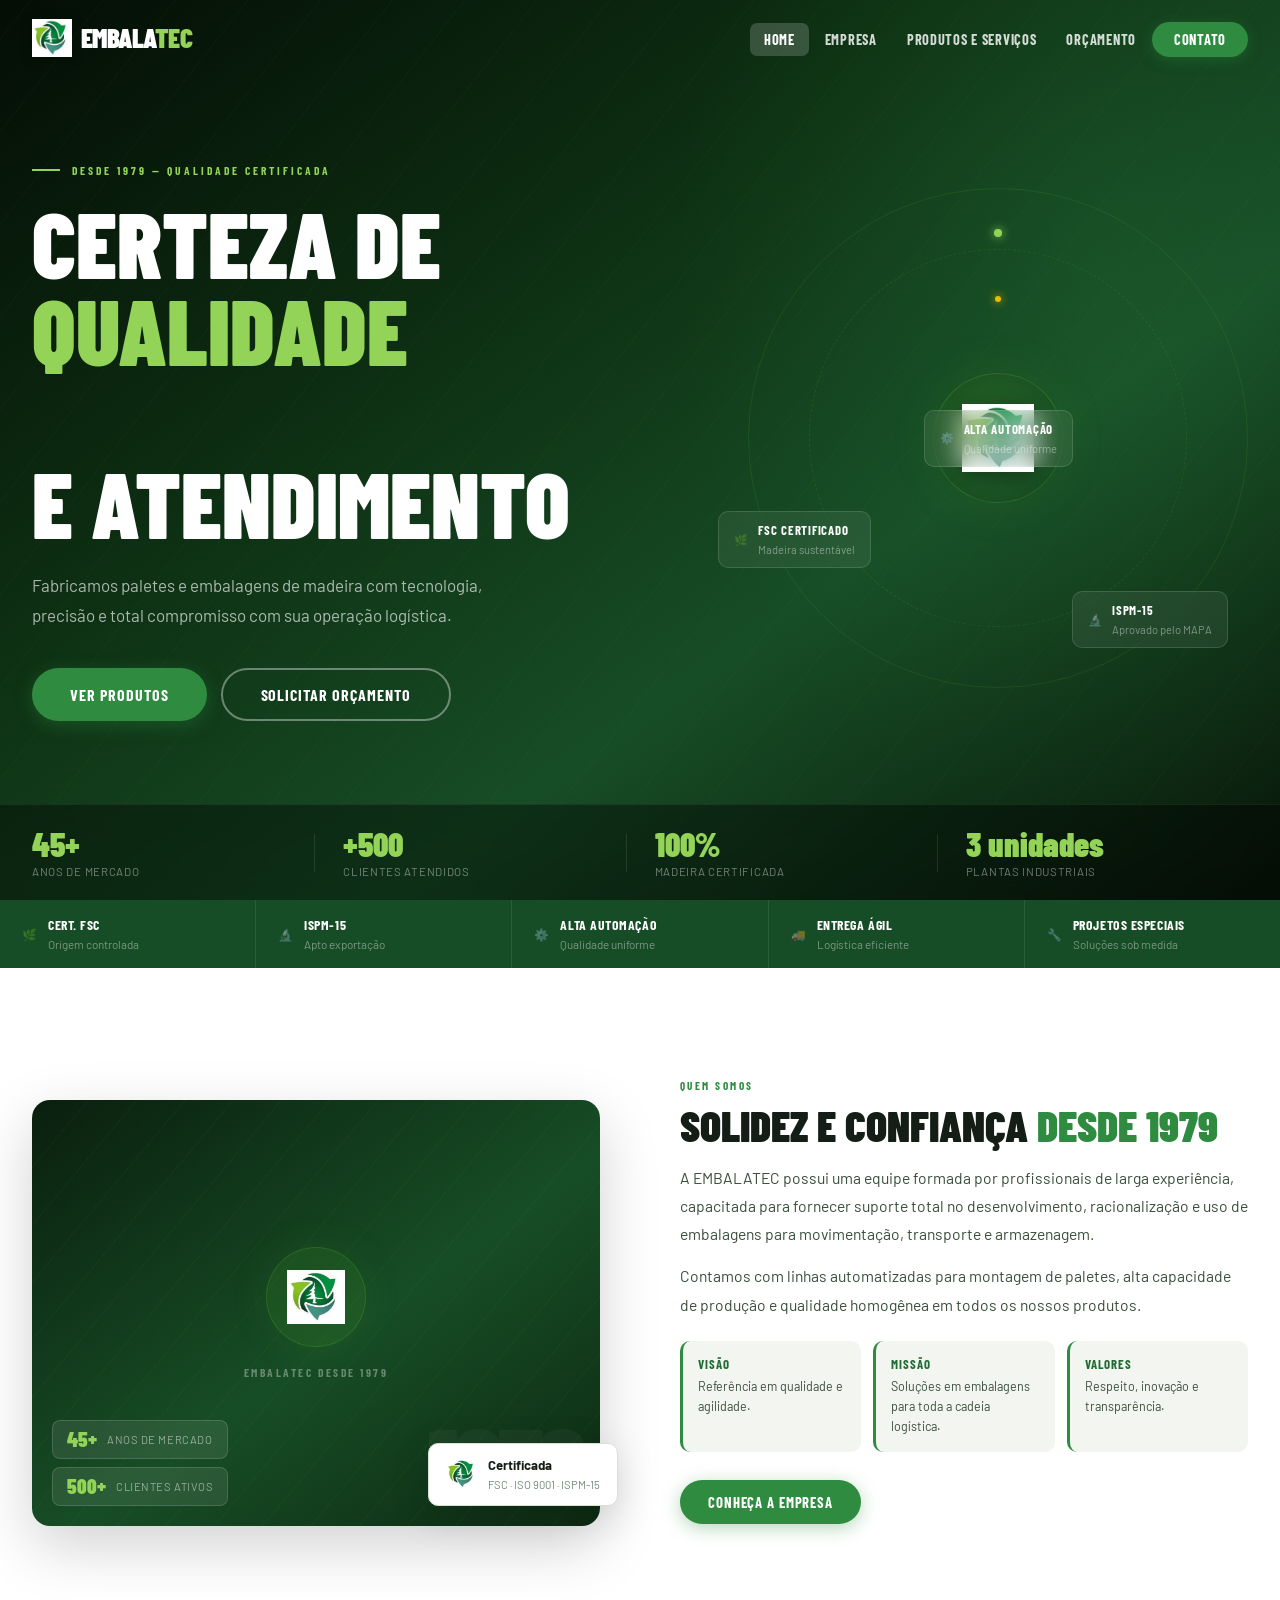
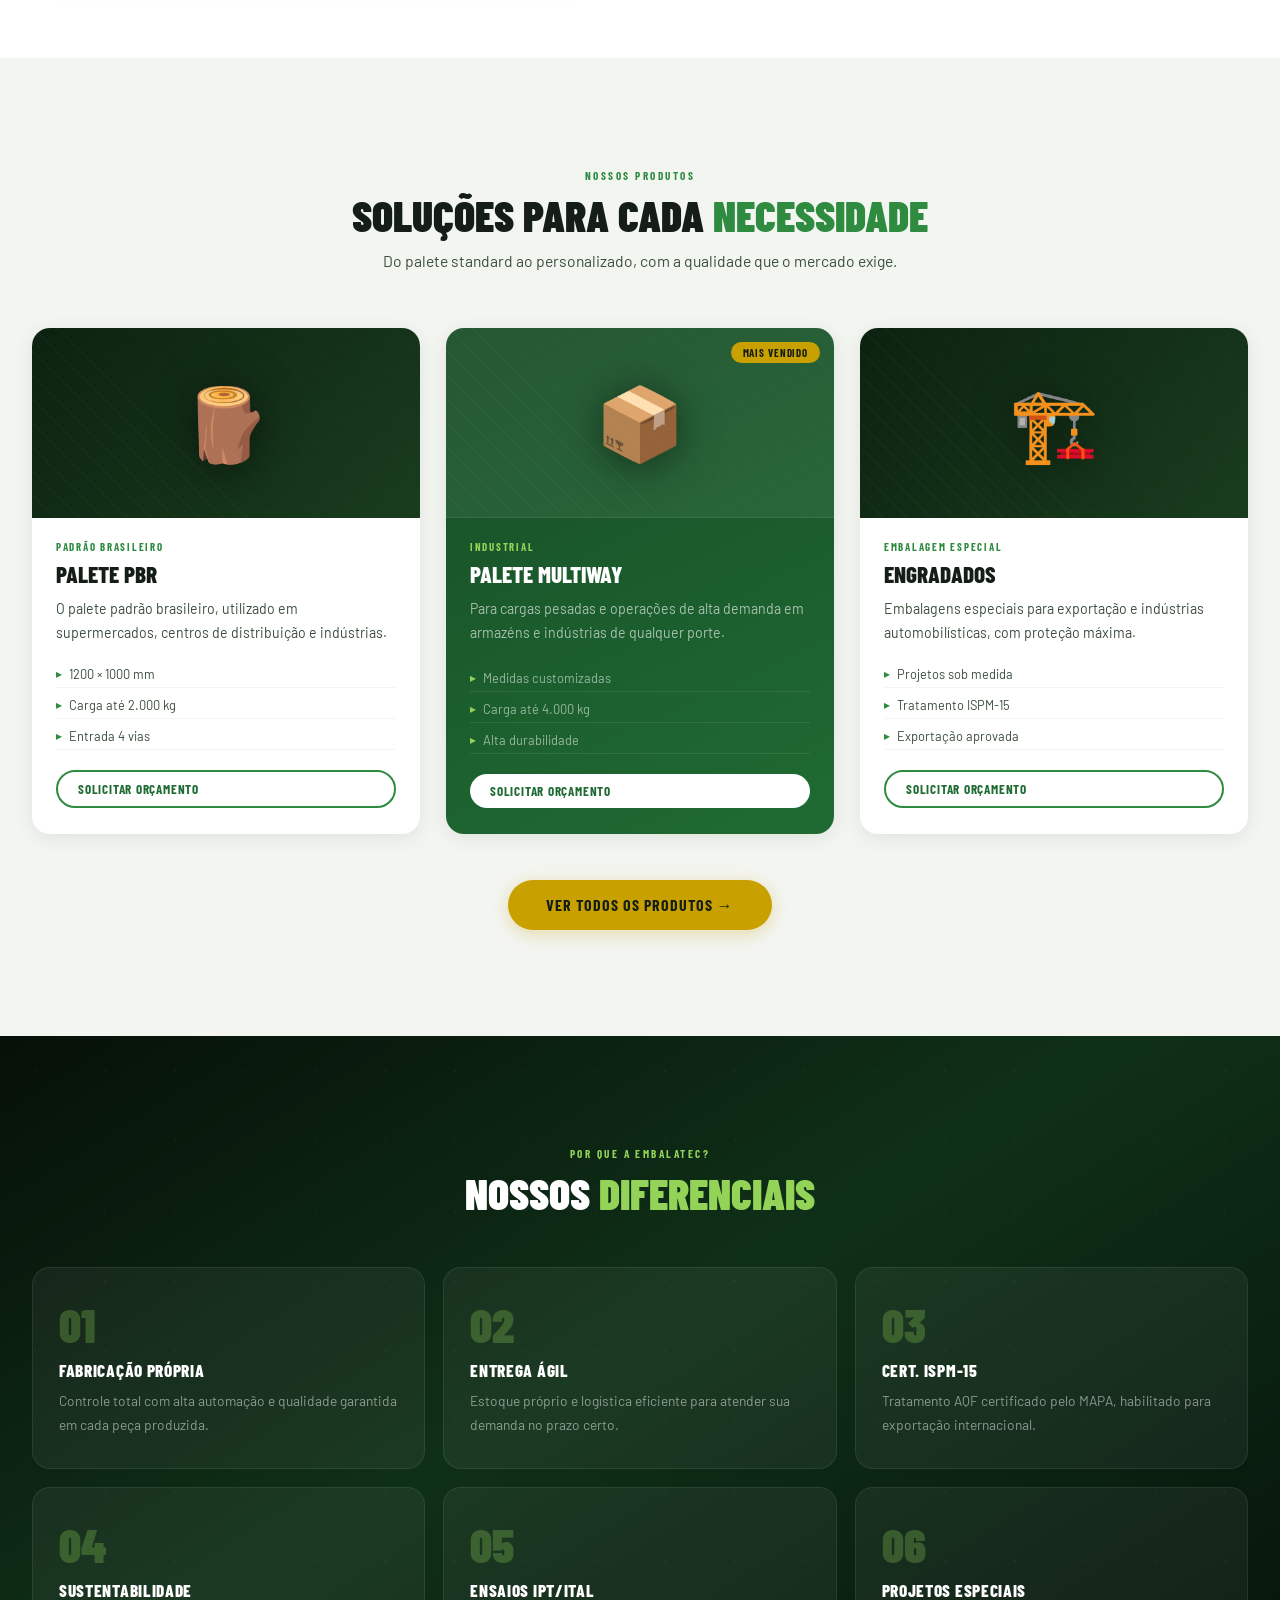
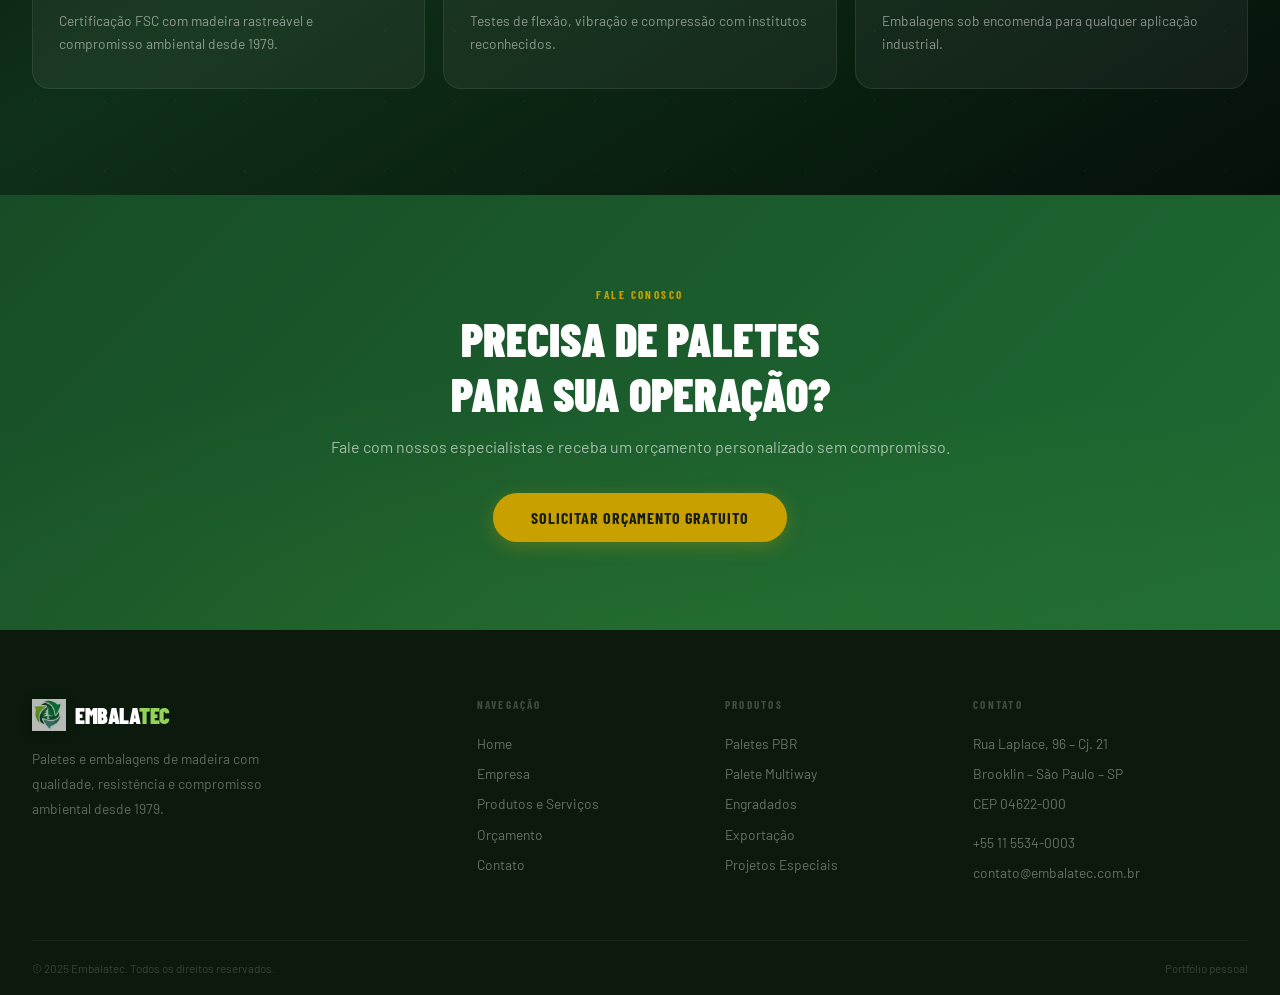
<file: index.html>
<!DOCTYPE html>
<html lang="pt-BR">
<head>
  <meta charset="UTF-8"/>
  <meta name="viewport" content="width=device-width,initial-scale=1.0"/>
  <title>Início – Embalatec</title>
  <link rel="stylesheet" href="css/style.css"/>
  <link rel="stylesheet" href="css/home.css"/>
</head>
<body><header id="hdr">
  <nav class="nav">
    <a href="index.html" class="logo-wrap">
      <img src="[data-uri]" class="logo-icon" alt=""/>
      <span class="logo-text"><span class="logo-emb">embala</span><span class="logo-tec">tec</span></span>
    </a>
    <ul class="nav-links"><li><a href="index.html" class="active">Home</a></li><li><a href="empresa.html">Empresa</a></li><li><a href="produtos.html">Produtos e Serviços</a></li><li><a href="orcamento.html">Orçamento</a></li><li><a href="contato.html" class="nav-cta">Contato</a></li></ul>
    <button class="hbg" id="hbg" aria-label="Menu"><span></span><span></span><span></span></button>
  </nav>
  <div class="mob-nav" id="mobNav"><a href="index.html" class="active">Home</a><a href="empresa.html">Empresa</a><a href="produtos.html">Produtos e Serviços</a><a href="orcamento.html">Orçamento</a><a href="contato.html">Contato</a></div>
</header>

<section class="hero">
  <div class="hero-bg"></div>
  <div class="hero-lines"></div>
  <div class="hero-glow"></div>

  <div class="hero-body">
    <div class="hero-txt">
      <span class="hero-kicker" data-r="up">Desde 1979 — Qualidade Certificada</span>
      <h1 class="hero-h1" data-r="up" data-delay="100">
        Certeza de<br/><em>Qualidade</em><br/>e Atendimento
      </h1>
      <p class="hero-sub" data-r="up" data-delay="200">
        Fabricamos paletes e embalagens de madeira com tecnologia, precisão
        e total compromisso com sua operação logística.
      </p>
      <div class="hero-btns" data-r="up" data-delay="300">
        <a href="produtos.html" class="btn btn-g btn-lg">Ver Produtos</a>
        <a href="orcamento.html" class="btn btn-ol btn-lg">Solicitar Orçamento</a>
      </div>
    </div>

    <div class="hero-graphic" data-r="right" data-delay="150">
      <div class="hg-ring">
        <div class="hg-orbit"><div class="hg-dot"></div></div>
        <div class="hg-orbit2"><div class="hg-dot2"></div></div>
        <div class="hg-center">
          <div class="hg-icon-wrap">
            <img src="[data-uri]" alt=""/>
          </div>
        </div>
      </div>
      <div class="hg-tag"><span class="hg-tag-ico">🌿</span><div><b>FSC Certificado</b><span>Madeira sustentável</span></div></div>
      <div class="hg-tag"><span class="hg-tag-ico">🔬</span><div><b>ISPM-15</b><span>Aprovado pelo MAPA</span></div></div>
      <div class="hg-tag"><span class="hg-tag-ico">⚙️</span><div><b>Alta Automação</b><span>Qualidade uniforme</span></div></div>
    </div>
  </div>

  <div class="hero-stats">
    <div class="hero-stats-in">
      <div class="st-item"><span class="st-num" data-count="45" data-suffix="+">0</span><span class="st-lbl">Anos de mercado</span></div>
      <div class="st-div"></div>
      <div class="st-item"><span class="st-num" data-count="500" data-prefix="+">0</span><span class="st-lbl">Clientes atendidos</span></div>
      <div class="st-div"></div>
      <div class="st-item"><span class="st-num" data-count="100" data-suffix="%">0</span><span class="st-lbl">Madeira certificada</span></div>
      <div class="st-div"></div>
      <div class="st-item"><span class="st-num" data-count="3" data-suffix=" unidades">0</span><span class="st-lbl">Plantas industriais</span></div>
    </div>
  </div>
</section>

<!-- FEATURES -->
<div class="feat-strip">
  <div class="feat-strip-in">
    <div class="feat-item"><span class="feat-ico">🌿</span><div><strong>Cert. FSC</strong><span>Origem controlada</span></div></div>
    <div class="feat-item"><span class="feat-ico">🔬</span><div><strong>ISPM-15</strong><span>Apto exportação</span></div></div>
    <div class="feat-item"><span class="feat-ico">⚙️</span><div><strong>Alta Automação</strong><span>Qualidade uniforme</span></div></div>
    <div class="feat-item"><span class="feat-ico">🚚</span><div><strong>Entrega Ágil</strong><span>Logística eficiente</span></div></div>
    <div class="feat-item"><span class="feat-ico">🔧</span><div><strong>Projetos Especiais</strong><span>Soluções sob medida</span></div></div>
  </div>
</div>

<!-- SOBRE -->
<section class="sec-sobre">
  <div class="sobre-grid">
    <div class="sobre-col-img" data-r="left" style="position:relative;">
      <div class="sobre-panel">
        <div class="sobre-panel-center">
          <div class="sobre-panel-icon">
            <img src="[data-uri]" alt=""/>
          </div>
          <span class="sobre-panel-sub">Embalatec desde 1979</span>
        </div>
        <div class="sobre-pills">
          <div class="sobre-pill"><span class="sp-num">45+</span><span class="sp-lbl">Anos de mercado</span></div>
          <div class="sobre-pill"><span class="sp-num">500+</span><span class="sp-lbl">Clientes ativos</span></div>
        </div>
      </div>
      <div class="sobre-badge">
        <img src="[data-uri]" alt=""/>
        <div><strong>Certificada</strong><span>FSC · ISO 9001 · ISPM-15</span></div>
      </div>
      <div class="sobre-dots"></div>
    </div>
    <div class="sobre-txt" data-r="right">
      <span class="lbl">Quem somos</span>
      <h2 class="ttl">Solidez e confiança <em>desde 1979</em></h2>
      <p class="dsc">A EMBALATEC possui uma equipe formada por profissionais de larga experiência, capacitada para fornecer suporte total no desenvolvimento, racionalização e uso de embalagens para movimentação, transporte e armazenagem.</p>
      <p class="dsc" style="margin-top:12px">Contamos com linhas automatizadas para montagem de paletes, alta capacidade de produção e qualidade homogênea em todos os nossos produtos.</p>
      <div class="vals" style="margin-top:22px">
        <div class="val-card"><h5>Visão</h5><p>Referência em qualidade e agilidade.</p></div>
        <div class="val-card"><h5>Missão</h5><p>Soluções em embalagens para toda a cadeia logística.</p></div>
        <div class="val-card"><h5>Valores</h5><p>Respeito, inovação e transparência.</p></div>
      </div>
      <a href="empresa.html" class="btn btn-g" style="margin-top:28px">Conheça a Empresa</a>
    </div>
  </div>
</section>

<!-- PRODUTOS -->
<section class="sec-prods">
  <div class="wrap">
    <div class="sec-head" data-r="up">
      <span class="lbl">Nossos Produtos</span>
      <h2 class="ttl c">Soluções para cada <em>necessidade</em></h2>
      <p class="dsc c">Do palete standard ao personalizado, com a qualidade que o mercado exige.</p>
    </div>
    <div class="cards3" data-stagger>
      <div class="pcard" data-r="up">
        <div class="pcard-vis" data-icon="🪵"><span class="pcard-vis-icon">🪵</span></div>
        <div class="pcard-body">
          <span class="pcard-tag">Padrão Brasileiro</span>
          <h3>Palete PBR</h3>
          <p>O palete padrão brasileiro, utilizado em supermercados, centros de distribuição e indústrias.</p>
          <ul class="pcard-specs"><li>1200 × 1000 mm</li><li>Carga até 2.000 kg</li><li>Entrada 4 vias</li></ul>
          <a href="orcamento.html" class="btn btn-olg btn-sm">Solicitar Orçamento</a>
        </div>
      </div>
      <div class="pcard feat" data-r="up">
        <div class="pcard-top-badge">Mais Vendido</div>
        <div class="pcard-vis"><span class="pcard-vis-icon">📦</span></div>
        <div class="pcard-body">
          <span class="pcard-tag">Industrial</span>
          <h3>Palete Multiway</h3>
          <p>Para cargas pesadas e operações de alta demanda em armazéns e indústrias de qualquer porte.</p>
          <ul class="pcard-specs"><li>Medidas customizadas</li><li>Carga até 4.000 kg</li><li>Alta durabilidade</li></ul>
          <a href="orcamento.html" class="btn btn-sm" style="background:#fff;color:var(--g2)">Solicitar Orçamento</a>
        </div>
      </div>
      <div class="pcard" data-r="up">
        <div class="pcard-vis"><span class="pcard-vis-icon">🏗️</span></div>
        <div class="pcard-body">
          <span class="pcard-tag">Embalagem Especial</span>
          <h3>Engradados</h3>
          <p>Embalagens especiais para exportação e indústrias automobilísticas, com proteção máxima.</p>
          <ul class="pcard-specs"><li>Projetos sob medida</li><li>Tratamento ISPM-15</li><li>Exportação aprovada</li></ul>
          <a href="orcamento.html" class="btn btn-olg btn-sm">Solicitar Orçamento</a>
        </div>
      </div>
    </div>
    <div style="text-align:center;margin-top:46px" data-r="up">
      <a href="produtos.html" class="btn btn-a btn-lg">Ver todos os produtos →</a>
    </div>
  </div>
</section>

<!-- DIFERENCIAIS -->
<section class="sec-dif">
  <div class="wrap">
    <div class="sec-head" data-r="up">
      <span class="lbl light">Por que a Embalatec?</span>
      <h2 class="ttl wh c">Nossos <em>Diferenciais</em></h2>
    </div>
    <div class="dif-grid" data-stagger>
      <div class="dif-card" data-r="up"><span class="dif-n">01</span><h4>Fabricação Própria</h4><p>Controle total com alta automação e qualidade garantida em cada peça produzida.</p></div>
      <div class="dif-card" data-r="up"><span class="dif-n">02</span><h4>Entrega Ágil</h4><p>Estoque próprio e logística eficiente para atender sua demanda no prazo certo.</p></div>
      <div class="dif-card" data-r="up"><span class="dif-n">03</span><h4>Cert. ISPM-15</h4><p>Tratamento AQF certificado pelo MAPA, habilitado para exportação internacional.</p></div>
      <div class="dif-card" data-r="up"><span class="dif-n">04</span><h4>Sustentabilidade</h4><p>Certificação FSC com madeira rastreável e compromisso ambiental desde 1979.</p></div>
      <div class="dif-card" data-r="up"><span class="dif-n">05</span><h4>Ensaios IPT/ITAL</h4><p>Testes de flexão, vibração e compressão com institutos reconhecidos.</p></div>
      <div class="dif-card" data-r="up"><span class="dif-n">06</span><h4>Projetos Especiais</h4><p>Embalagens sob encomenda para qualquer aplicação industrial.</p></div>
    </div>
  </div>
</section>

<section class="cta-strip">
  <div class="cta-in" data-r="up">
    <span class="lbl amber">Fale Conosco</span>
    <h2>Precisa de paletes<br/>para sua operação?</h2>
    <p>Fale com nossos especialistas e receba um orçamento personalizado sem compromisso.</p>
    <a href="orcamento.html" class="btn btn-a btn-lg">Solicitar Orçamento Gratuito</a>
  </div>
</section>

<footer class="ftr">
  <div class="ftr-grid wrap">
    <div class="ftr-brand">
      <a href="index.html" class="logo-wrap">
        <img src="[data-uri]" class="logo-icon" alt="" style="width:34px;height:34px;opacity:.7"/>
        <span class="logo-text" style="font-size:1.4rem"><span class="logo-emb">embala</span><span class="logo-tec">tec</span></span>
      </a>
      <p>Paletes e embalagens de madeira com qualidade, resistência e compromisso ambiental desde 1979.</p>
    </div>
    <div class="ftr-col"><h6>Navegação</h6>
      <a href="index.html">Home</a><a href="empresa.html">Empresa</a>
      <a href="produtos.html">Produtos e Serviços</a><a href="orcamento.html">Orçamento</a>
      <a href="contato.html">Contato</a>
    </div>
    <div class="ftr-col"><h6>Produtos</h6>
      <a href="produtos.html">Paletes PBR</a><a href="produtos.html">Palete Multiway</a>
      <a href="produtos.html">Engradados</a><a href="produtos.html">Exportação</a>
      <a href="produtos.html">Projetos Especiais</a>
    </div>
    <div class="ftr-col"><h6>Contato</h6>
      <p>Rua Laplace, 96 – Cj. 21</p><p>Brooklin – São Paulo – SP</p>
      <p>CEP 04622-000</p><p style="margin-top:8px">+55 11 5534-0003</p>
      <p>contato@embalatec.com.br</p>
    </div>
  </div>
  <div class="ftr-bot wrap">
    <p>© 2025 Embalatec. Todos os direitos reservados.</p>
    <p>Portfólio pessoal</p>
  </div>
</footer>
<script src="js/main.js"></script>
</body>
</html>
</file>
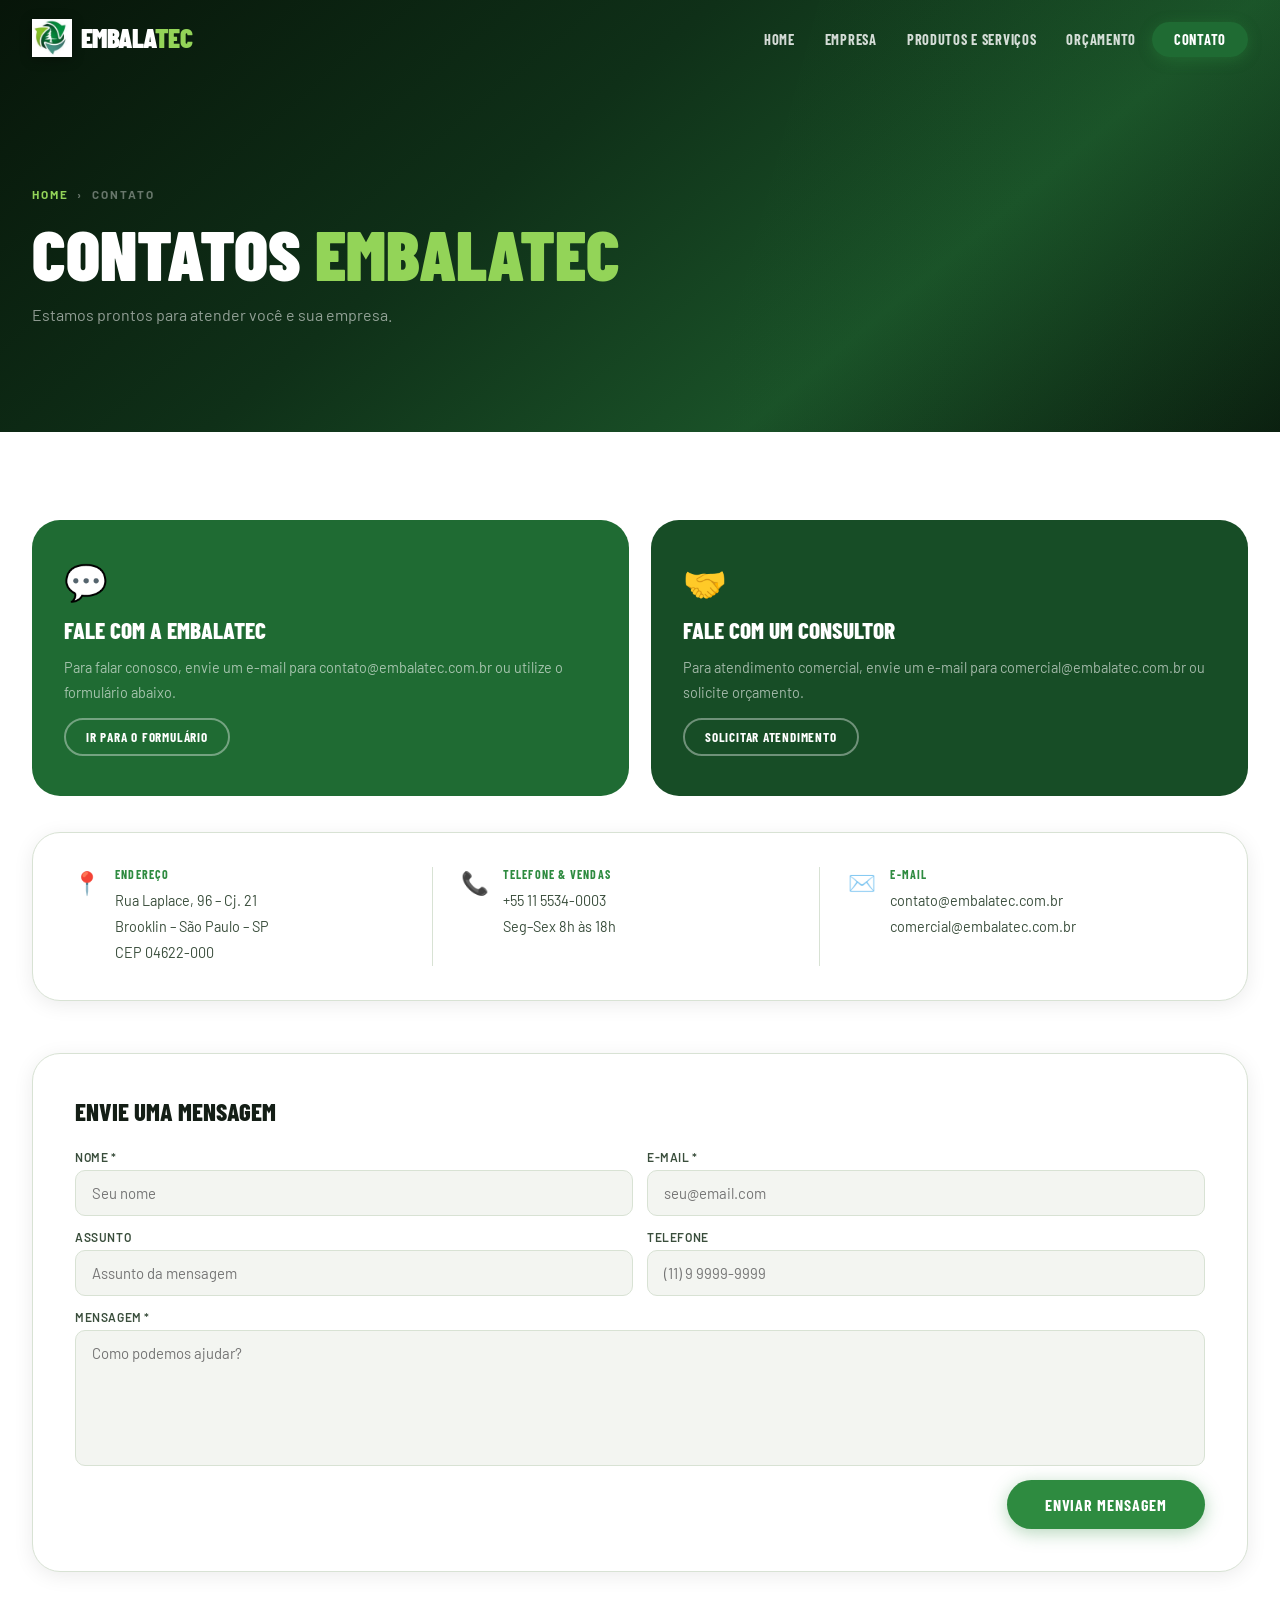
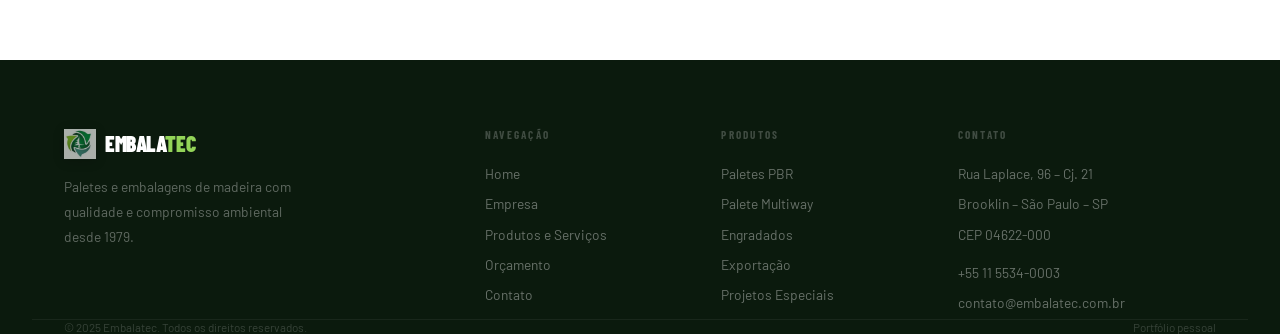
<file: contato.html>
<!DOCTYPE html><html lang="pt-BR"><head><meta charset="UTF-8"/><meta name="viewport" content="width=device-width,initial-scale=1.0"/><title>Contato – Embalatec</title><link rel="stylesheet" href="css/style.css"/><link rel="stylesheet" href="css/inner.css"/></head><body><header id="hdr"><nav class="nav"><a href="index.html" class="logo-wrap"><img src="[data-uri]" class="logo-icon" alt=""/><span class="logo-text"><span class="logo-emb">embala</span><span class="logo-tec">tec</span></span></a><ul class="nav-links"><li><a href="index.html">Home</a></li><li><a href="empresa.html">Empresa</a></li><li><a href="produtos.html">Produtos e Serviços</a></li><li><a href="orcamento.html">Orçamento</a></li><li><a href="contato.html" class="nav-cta active">Contato</a></li></ul><button class="hbg" id="hbg" aria-label="Menu"><span></span><span></span><span></span></button></nav><div class="mob-nav" id="mobNav"><a href="index.html">Home</a><a href="empresa.html">Empresa</a><a href="produtos.html">Produtos e Serviços</a><a href="orcamento.html">Orçamento</a><a href="contato.html">Contato</a></div></header><div class="pg-hero"><div class="pg-hero-in"><div class="crumb"><a href="index.html">Home</a><span>›</span> Contato</div><h1>Contatos <em>Embalatec</em></h1><p>Estamos prontos para atender você e sua empresa.</p></div></div>
<section class="sec bg-w">
  <div class="wrap">
    <div class="ct-cards" data-stagger>
      <div class="ct-card v" data-r="left">
        <div class="ct-card-ico">💬</div>
        <h3>Fale com a Embalatec</h3>
        <p>Para falar conosco, envie um e-mail para contato@embalatec.com.br ou utilize o formulário abaixo.</p>
        <a href="#form" class="btn btn-ol btn-sm" style="margin-top:auto;width:fit-content">Ir para o Formulário</a>
      </div>
      <div class="ct-card d" data-r="right">
        <div class="ct-card-ico">🤝</div>
        <h3>Fale com um Consultor</h3>
        <p>Para atendimento comercial, envie um e-mail para comercial@embalatec.com.br ou solicite orçamento.</p>
        <a href="orcamento.html" class="btn btn-ol btn-sm" style="margin-top:auto;width:fit-content">Solicitar Atendimento</a>
      </div>
    </div>

    <div class="ct-info" data-r="up">
      <div class="ct-info-col"><span class="ct-info-ico">📍</span><div><h5>Endereço</h5><p>Rua Laplace, 96 – Cj. 21<br/>Brooklin – São Paulo – SP<br/>CEP 04622-000</p></div></div>
      <div class="ct-sep"></div>
      <div class="ct-info-col"><span class="ct-info-ico">📞</span><div><h5>Telefone & Vendas</h5><p>+55 11 5534-0003<br/>Seg–Sex 8h às 18h</p></div></div>
      <div class="ct-sep"></div>
      <div class="ct-info-col"><span class="ct-info-ico">✉️</span><div><h5>E-mail</h5><p>contato@embalatec.com.br<br/>comercial@embalatec.com.br</p></div></div>
    </div>

    <div class="ct-form-box" id="form" data-r="up">
      <h3>Envie uma mensagem</h3>
      <form data-form="contato" novalidate>
        <div class="row2"><div class="fg"><label>Nome *</label><input type="text" placeholder="Seu nome" required/></div><div class="fg"><label>E-mail *</label><input type="email" placeholder="seu@email.com" required/></div></div>
        <div class="row2"><div class="fg"><label>Assunto</label><input type="text" placeholder="Assunto da mensagem"/></div><div class="fg"><label>Telefone</label><input type="tel" placeholder="(11) 9 9999-9999"/></div></div>
        <div class="fg"><label>Mensagem *</label><textarea rows="6" placeholder="Como podemos ajudar?" required></textarea></div>
        <div style="text-align:right;margin-top:4px"><button type="submit" class="btn btn-g btn-lg">Enviar Mensagem</button></div>
        <div class="form-ok">✅ Mensagem enviada! Responderemos em até 24 horas.</div>
      </form>
    </div>
  </div>
</section>

<footer class="ftr"><div class="ftr-grid wrap"><div class="ftr-brand"><a href="index.html" class="logo-wrap"><img src="[data-uri]" class="logo-icon" alt="" style="width:32px;height:32px;opacity:.65"/><span class="logo-text" style="font-size:1.35rem"><span class="logo-emb">embala</span><span class="logo-tec">tec</span></span></a><p>Paletes e embalagens de madeira com qualidade e compromisso ambiental desde 1979.</p></div><div class="ftr-col"><h6>Navegação</h6><a href="index.html">Home</a><a href="empresa.html">Empresa</a><a href="produtos.html">Produtos e Serviços</a><a href="orcamento.html">Orçamento</a><a href="contato.html">Contato</a></div><div class="ftr-col"><h6>Produtos</h6><a href="produtos.html">Paletes PBR</a><a href="produtos.html">Palete Multiway</a><a href="produtos.html">Engradados</a><a href="produtos.html">Exportação</a><a href="produtos.html">Projetos Especiais</a></div><div class="ftr-col"><h6>Contato</h6><p>Rua Laplace, 96 – Cj. 21</p><p>Brooklin – São Paulo – SP</p><p>CEP 04622-000</p><p style="margin-top:8px">+55 11 5534-0003</p><p>contato@embalatec.com.br</p></div></div><div class="ftr-bot wrap"><p>© 2025 Embalatec. Todos os direitos reservados.</p><p>Portfólio pessoal</p></div></footer><script src="js/main.js"></script></body></html>
</file>
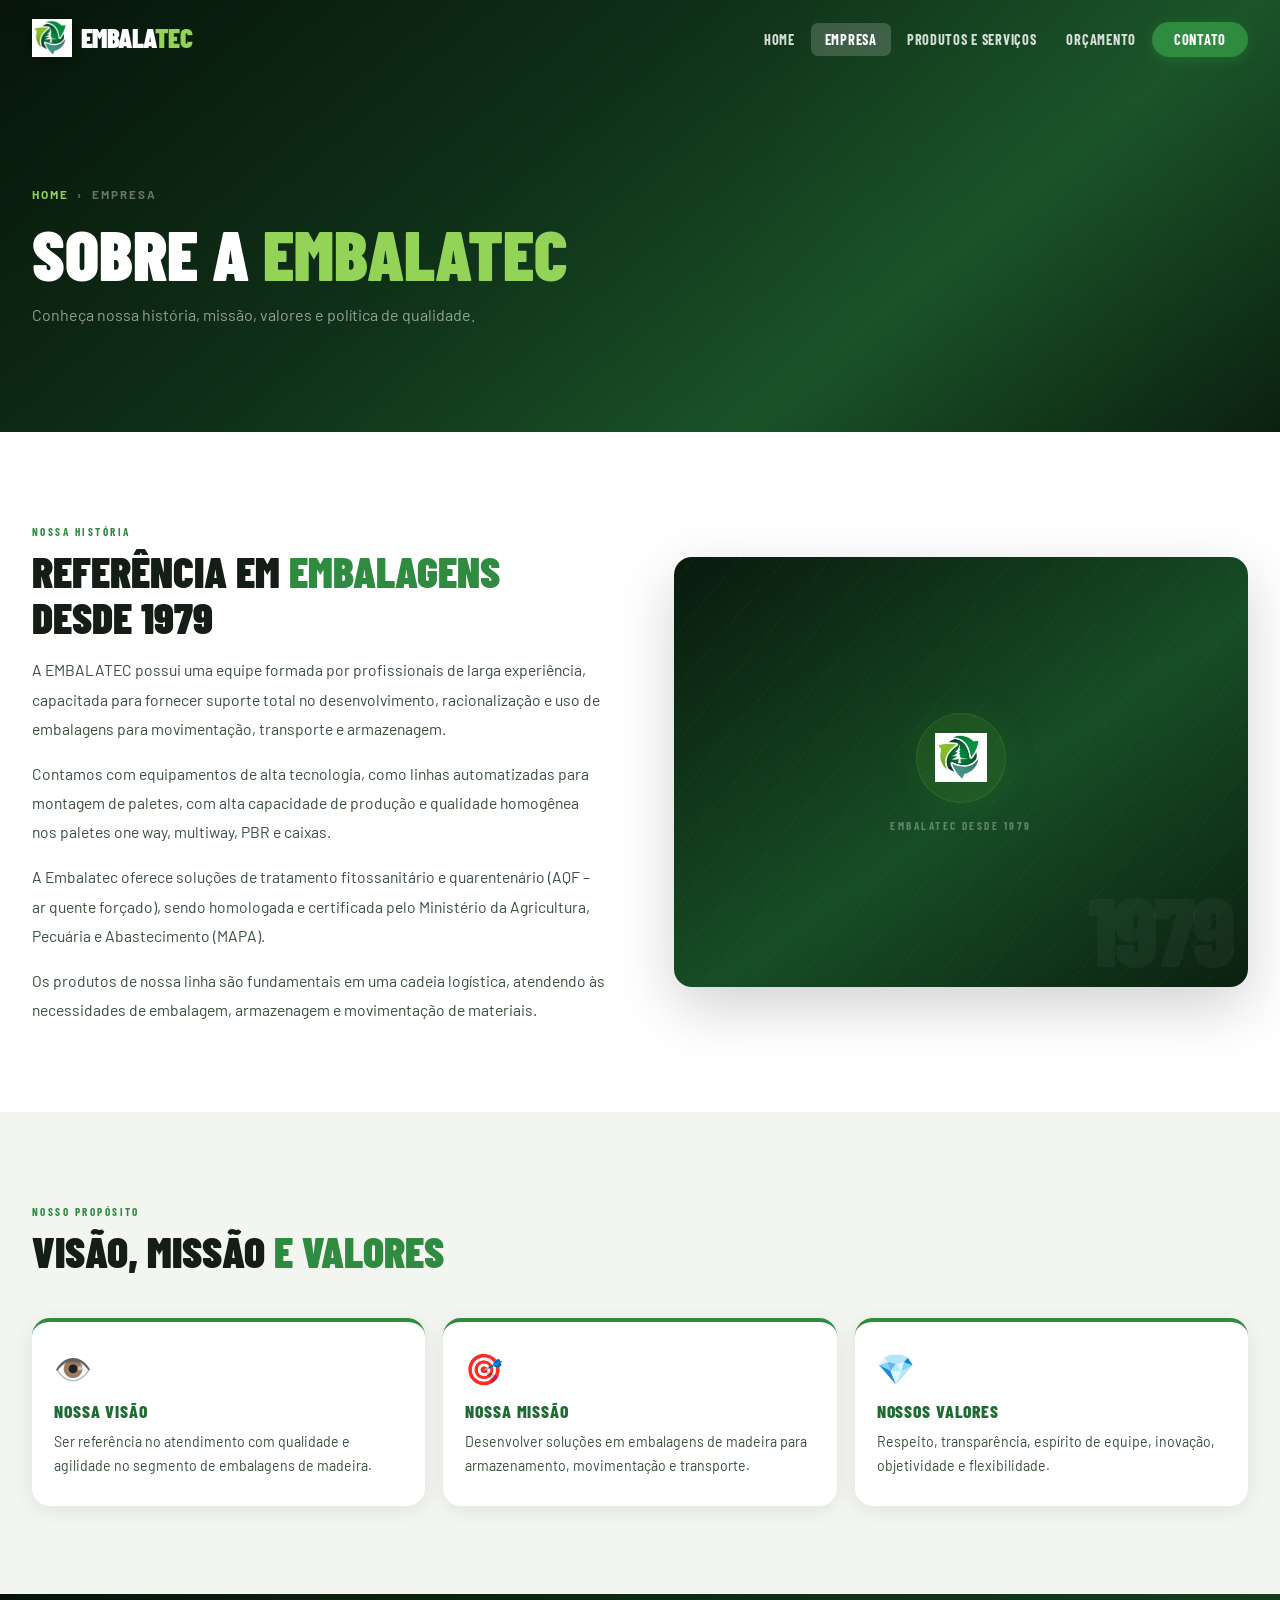
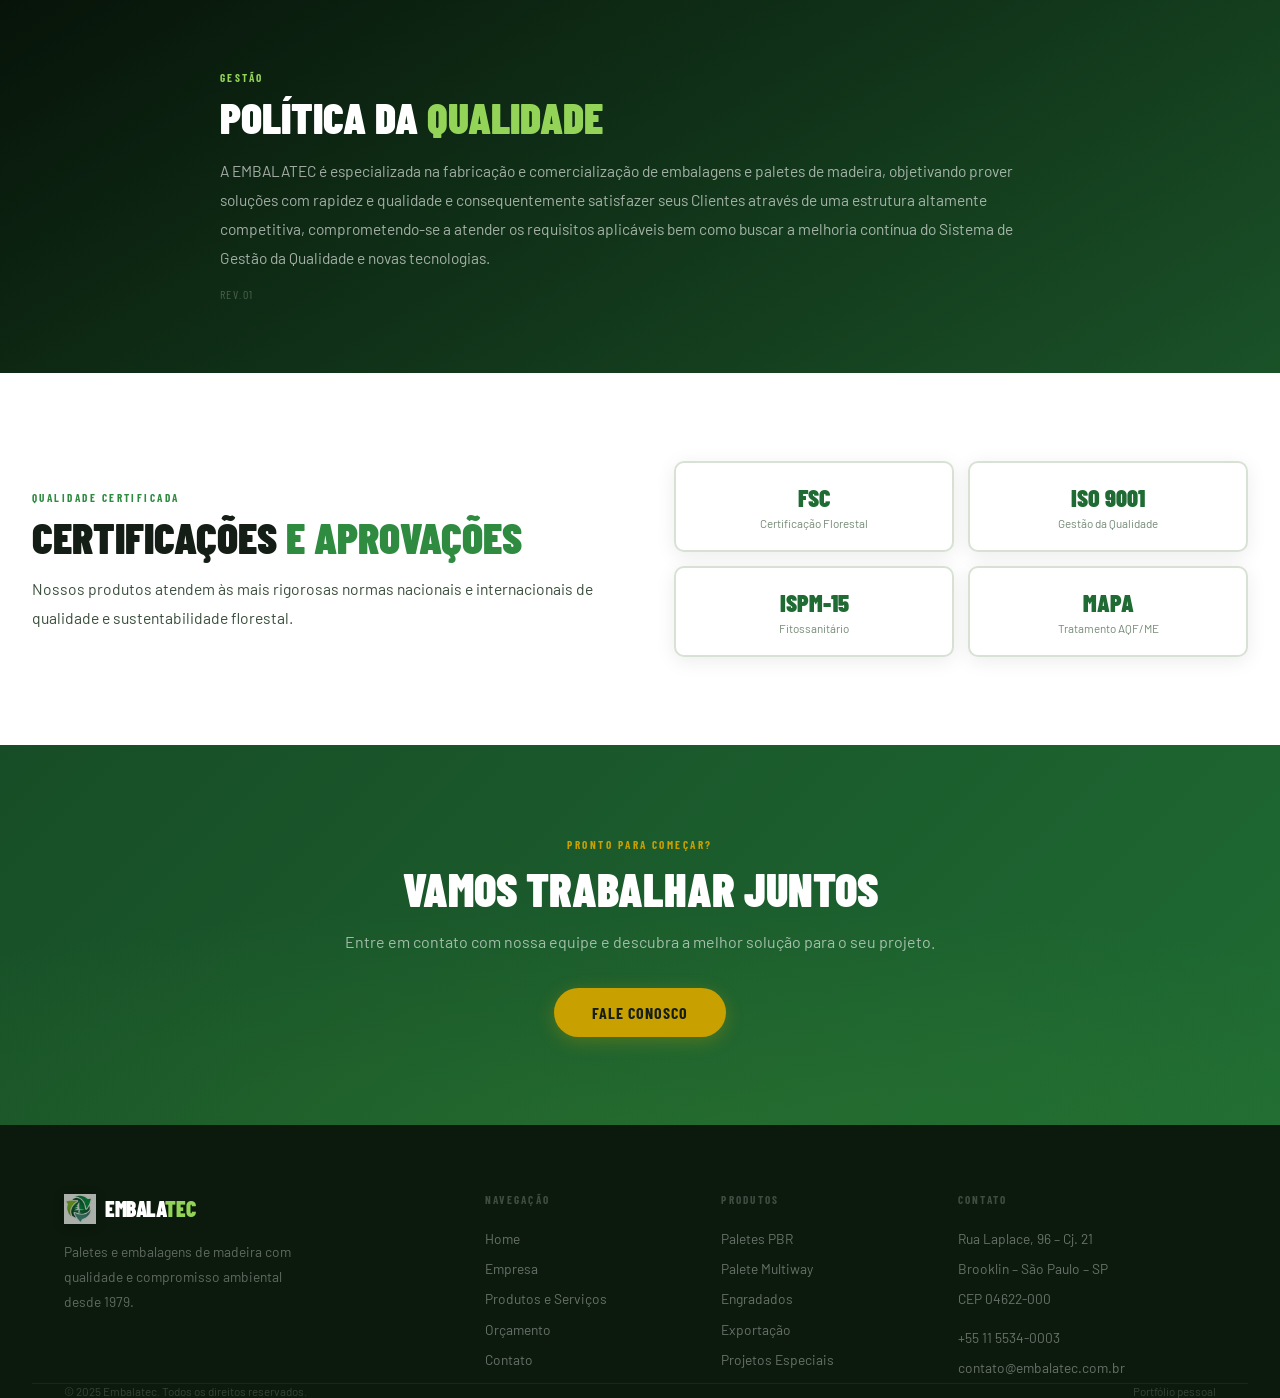
<file: empresa.html>
<!DOCTYPE html><html lang="pt-BR"><head><meta charset="UTF-8"/><meta name="viewport" content="width=device-width,initial-scale=1.0"/><title>Empresa – Embalatec</title><link rel="stylesheet" href="css/style.css"/><link rel="stylesheet" href="css/inner.css"/></head><body><header id="hdr"><nav class="nav"><a href="index.html" class="logo-wrap"><img src="[data-uri]" class="logo-icon" alt=""/><span class="logo-text"><span class="logo-emb">embala</span><span class="logo-tec">tec</span></span></a><ul class="nav-links"><li><a href="index.html">Home</a></li><li><a href="empresa.html" class="active">Empresa</a></li><li><a href="produtos.html">Produtos e Serviços</a></li><li><a href="orcamento.html">Orçamento</a></li><li><a href="contato.html" class="nav-cta">Contato</a></li></ul><button class="hbg" id="hbg" aria-label="Menu"><span></span><span></span><span></span></button></nav><div class="mob-nav" id="mobNav"><a href="index.html">Home</a><a href="empresa.html" class="active">Empresa</a><a href="produtos.html">Produtos e Serviços</a><a href="orcamento.html">Orçamento</a><a href="contato.html">Contato</a></div></header><div class="pg-hero"><div class="pg-hero-in"><div class="crumb"><a href="index.html">Home</a><span>›</span> Empresa</div><h1>Sobre a <em>Embalatec</em></h1><p>Conheça nossa história, missão, valores e política de qualidade.</p></div></div>
<section class="sec bg-w">
  <div class="wrap">
    <div class="two-col">
      <div data-r="left">
        <span class="lbl">Nossa História</span>
        <h2 class="ttl">Referência em <em>embalagens</em><br/>desde 1979</h2>
        <div class="t-block">
          <p>A EMBALATEC possui uma equipe formada por profissionais de larga experiência, capacitada para fornecer suporte total no desenvolvimento, racionalização e uso de embalagens para movimentação, transporte e armazenagem.</p>
          <p>Contamos com equipamentos de alta tecnologia, como linhas automatizadas para montagem de paletes, com alta capacidade de produção e qualidade homogênea nos paletes one way, multiway, PBR e caixas.</p>
          <p>A Embalatec oferece soluções de tratamento fitossanitário e quarentenário (AQF – ar quente forçado), sendo homologada e certificada pelo Ministério da Agricultura, Pecuária e Abastecimento (MAPA).</p>
          <p>Os produtos de nossa linha são fundamentais em uma cadeia logística, atendendo às necessidades de embalagem, armazenagem e movimentação de materiais.</p>
        </div>
      </div>
      <div data-r="right">
        <div class="vis-panel" data-year="1979">
          <div class="vis-panel-center">
            <div class="vis-panel-icon"><img src="[data-uri]" alt=""/></div>
            <span class="vis-panel-label">Embalatec desde 1979</span>
          </div>
        </div>
      </div>
    </div>
  </div>
</section>

<section class="sec bg-l">
  <div class="wrap">
    <div class="sec-hl" data-r="up">
      <span class="lbl">Nosso Propósito</span>
      <h2 class="ttl">Visão, Missão <em>e Valores</em></h2>
    </div>
    <div class="vm-grid" data-stagger>
      <div class="vm-card" data-r="up"><div class="vm-ico">👁️</div><h4>Nossa Visão</h4><p>Ser referência no atendimento com qualidade e agilidade no segmento de embalagens de madeira.</p></div>
      <div class="vm-card" data-r="up"><div class="vm-ico">🎯</div><h4>Nossa Missão</h4><p>Desenvolver soluções em embalagens de madeira para armazenamento, movimentação e transporte.</p></div>
      <div class="vm-card" data-r="up"><div class="vm-ico">💎</div><h4>Nossos Valores</h4><p>Respeito, transparência, espírito de equipe, inovação, objetividade e flexibilidade.</p></div>
    </div>
  </div>
</section>

<section class="politica">
  <div class="wrap-sm" data-r="up">
    <span class="lbl light">Gestão</span>
    <h2 class="ttl wh">Política da <em>Qualidade</em></h2>
    <p>A EMBALATEC é especializada na fabricação e comercialização de embalagens e paletes de madeira, objetivando prover soluções com rapidez e qualidade e consequentemente satisfazer seus Clientes através de uma estrutura altamente competitiva, comprometendo-se a atender os requisitos aplicáveis bem como buscar a melhoria contínua do Sistema de Gestão da Qualidade e novas tecnologias.</p>
    <span class="rev">REV.01</span>
  </div>
</section>

<section class="sec bg-w">
  <div class="wrap">
    <div class="two-col">
      <div data-r="left">
        <span class="lbl">Qualidade Certificada</span>
        <h2 class="ttl">Certificações <em>e Aprovações</em></h2>
        <p class="dsc">Nossos produtos atendem às mais rigorosas normas nacionais e internacionais de qualidade e sustentabilidade florestal.</p>
      </div>
      <div class="certs-grid" data-r="right">
        <div class="cert-box"><div class="cert-code">FSC</div><div class="cert-name">Certificação Florestal</div></div>
        <div class="cert-box"><div class="cert-code">ISO 9001</div><div class="cert-name">Gestão da Qualidade</div></div>
        <div class="cert-box"><div class="cert-code">ISPM-15</div><div class="cert-name">Fitossanitário</div></div>
        <div class="cert-box"><div class="cert-code">MAPA</div><div class="cert-name">Tratamento AQF/ME</div></div>
      </div>
    </div>
  </div>
</section>

<section class="cta-strip"><div class="cta-in" data-r="up"><span class="lbl amber">Pronto para começar?</span><h2>Vamos trabalhar juntos</h2><p>Entre em contato com nossa equipe e descubra a melhor solução para o seu projeto.</p><a href="contato.html" class="btn btn-a btn-lg">Fale Conosco</a></div></section>
<footer class="ftr"><div class="ftr-grid wrap"><div class="ftr-brand"><a href="index.html" class="logo-wrap"><img src="[data-uri]" class="logo-icon" alt="" style="width:32px;height:32px;opacity:.65"/><span class="logo-text" style="font-size:1.35rem"><span class="logo-emb">embala</span><span class="logo-tec">tec</span></span></a><p>Paletes e embalagens de madeira com qualidade e compromisso ambiental desde 1979.</p></div><div class="ftr-col"><h6>Navegação</h6><a href="index.html">Home</a><a href="empresa.html">Empresa</a><a href="produtos.html">Produtos e Serviços</a><a href="orcamento.html">Orçamento</a><a href="contato.html">Contato</a></div><div class="ftr-col"><h6>Produtos</h6><a href="produtos.html">Paletes PBR</a><a href="produtos.html">Palete Multiway</a><a href="produtos.html">Engradados</a><a href="produtos.html">Exportação</a><a href="produtos.html">Projetos Especiais</a></div><div class="ftr-col"><h6>Contato</h6><p>Rua Laplace, 96 – Cj. 21</p><p>Brooklin – São Paulo – SP</p><p>CEP 04622-000</p><p style="margin-top:8px">+55 11 5534-0003</p><p>contato@embalatec.com.br</p></div></div><div class="ftr-bot wrap"><p>© 2025 Embalatec. Todos os direitos reservados.</p><p>Portfólio pessoal</p></div></footer><script src="js/main.js"></script></body></html>
</file>
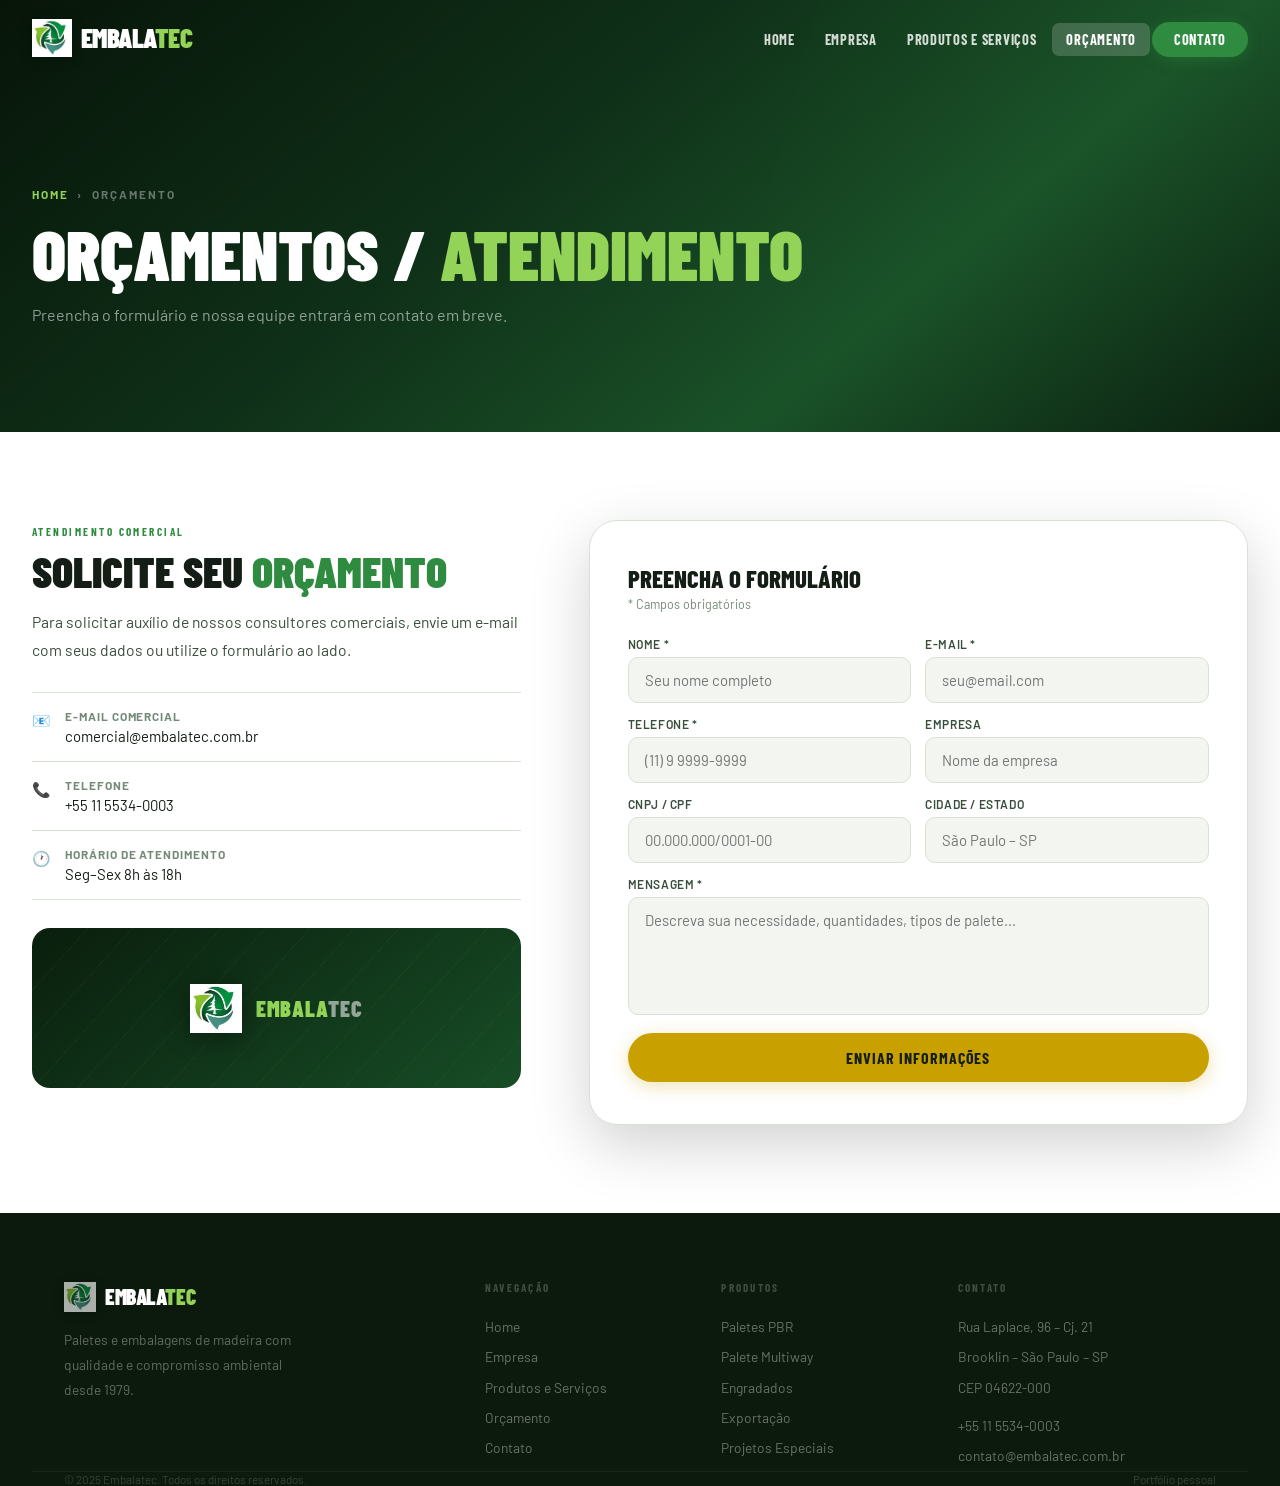
<file: orcamento.html>
<!DOCTYPE html><html lang="pt-BR"><head><meta charset="UTF-8"/><meta name="viewport" content="width=device-width,initial-scale=1.0"/><title>Orçamento – Embalatec</title><link rel="stylesheet" href="css/style.css"/><link rel="stylesheet" href="css/inner.css"/></head><body><header id="hdr"><nav class="nav"><a href="index.html" class="logo-wrap"><img src="[data-uri]" class="logo-icon" alt=""/><span class="logo-text"><span class="logo-emb">embala</span><span class="logo-tec">tec</span></span></a><ul class="nav-links"><li><a href="index.html">Home</a></li><li><a href="empresa.html">Empresa</a></li><li><a href="produtos.html">Produtos e Serviços</a></li><li><a href="orcamento.html" class="active">Orçamento</a></li><li><a href="contato.html" class="nav-cta">Contato</a></li></ul><button class="hbg" id="hbg" aria-label="Menu"><span></span><span></span><span></span></button></nav><div class="mob-nav" id="mobNav"><a href="index.html">Home</a><a href="empresa.html">Empresa</a><a href="produtos.html">Produtos e Serviços</a><a href="orcamento.html" class="active">Orçamento</a><a href="contato.html">Contato</a></div></header><div class="pg-hero"><div class="pg-hero-in"><div class="crumb"><a href="index.html">Home</a><span>›</span> Orçamento</div><h1>Orçamentos / <em>Atendimento</em></h1><p>Preencha o formulário e nossa equipe entrará em contato em breve.</p></div></div>
<section class="sec bg-w">
  <div class="wrap">
    <div class="orc-layout">
      <div class="orc-info" data-r="left">
        <span class="lbl">Atendimento Comercial</span>
        <h2 class="ttl">Solicite seu <em>orçamento</em></h2>
        <p class="dsc">Para solicitar auxílio de nossos consultores comerciais, envie um e-mail com seus dados ou utilize o formulário ao lado.</p>
        <div class="orc-contacts">
          <div class="orc-ci"><span class="orc-ci-ico">📧</span><div><strong>E-mail comercial</strong><span>comercial@embalatec.com.br</span></div></div>
          <div class="orc-ci"><span class="orc-ci-ico">📞</span><div><strong>Telefone</strong><span>+55 11 5534-0003</span></div></div>
          <div class="orc-ci"><span class="orc-ci-ico">🕐</span><div><strong>Horário de atendimento</strong><span>Seg–Sex 8h às 18h</span></div></div>
        </div>
        <div class="orc-deco-panel">
          <div class="orc-deco-content">
            <img src="[data-uri]" alt=""/>
            <span><em>embala</em>tec</span>
          </div>
        </div>
      </div>
      <div class="form-box" data-r="right">
        <h3>Preencha o formulário</h3>
        <p>* Campos obrigatórios</p>
        <form data-form="orcamento" novalidate>
          <div class="row2"><div class="fg"><label>Nome *</label><input type="text" placeholder="Seu nome completo" required/></div><div class="fg"><label>E-mail *</label><input type="email" placeholder="seu@email.com" required/></div></div>
          <div class="row2"><div class="fg"><label>Telefone *</label><input type="tel" placeholder="(11) 9 9999-9999" required/></div><div class="fg"><label>Empresa</label><input type="text" placeholder="Nome da empresa"/></div></div>
          <div class="row2"><div class="fg"><label>CNPJ / CPF</label><input type="text" placeholder="00.000.000/0001-00"/></div><div class="fg"><label>Cidade / Estado</label><input type="text" placeholder="São Paulo – SP"/></div></div>
          <div class="fg"><label>Mensagem *</label><textarea rows="5" placeholder="Descreva sua necessidade, quantidades, tipos de palete..." required></textarea></div>
          <button type="submit" class="btn btn-a btn-lg" style="width:100%;justify-content:center;margin-top:4px">Enviar Informações</button>
          <div class="form-ok">✅ Mensagem enviada com sucesso! Entraremos em contato em breve.</div>
        </form>
      </div>
    </div>
  </div>
</section>

<footer class="ftr"><div class="ftr-grid wrap"><div class="ftr-brand"><a href="index.html" class="logo-wrap"><img src="[data-uri]" class="logo-icon" alt="" style="width:32px;height:32px;opacity:.65"/><span class="logo-text" style="font-size:1.35rem"><span class="logo-emb">embala</span><span class="logo-tec">tec</span></span></a><p>Paletes e embalagens de madeira com qualidade e compromisso ambiental desde 1979.</p></div><div class="ftr-col"><h6>Navegação</h6><a href="index.html">Home</a><a href="empresa.html">Empresa</a><a href="produtos.html">Produtos e Serviços</a><a href="orcamento.html">Orçamento</a><a href="contato.html">Contato</a></div><div class="ftr-col"><h6>Produtos</h6><a href="produtos.html">Paletes PBR</a><a href="produtos.html">Palete Multiway</a><a href="produtos.html">Engradados</a><a href="produtos.html">Exportação</a><a href="produtos.html">Projetos Especiais</a></div><div class="ftr-col"><h6>Contato</h6><p>Rua Laplace, 96 – Cj. 21</p><p>Brooklin – São Paulo – SP</p><p>CEP 04622-000</p><p style="margin-top:8px">+55 11 5534-0003</p><p>contato@embalatec.com.br</p></div></div><div class="ftr-bot wrap"><p>© 2025 Embalatec. Todos os direitos reservados.</p><p>Portfólio pessoal</p></div></footer><script src="js/main.js"></script></body></html>
</file>
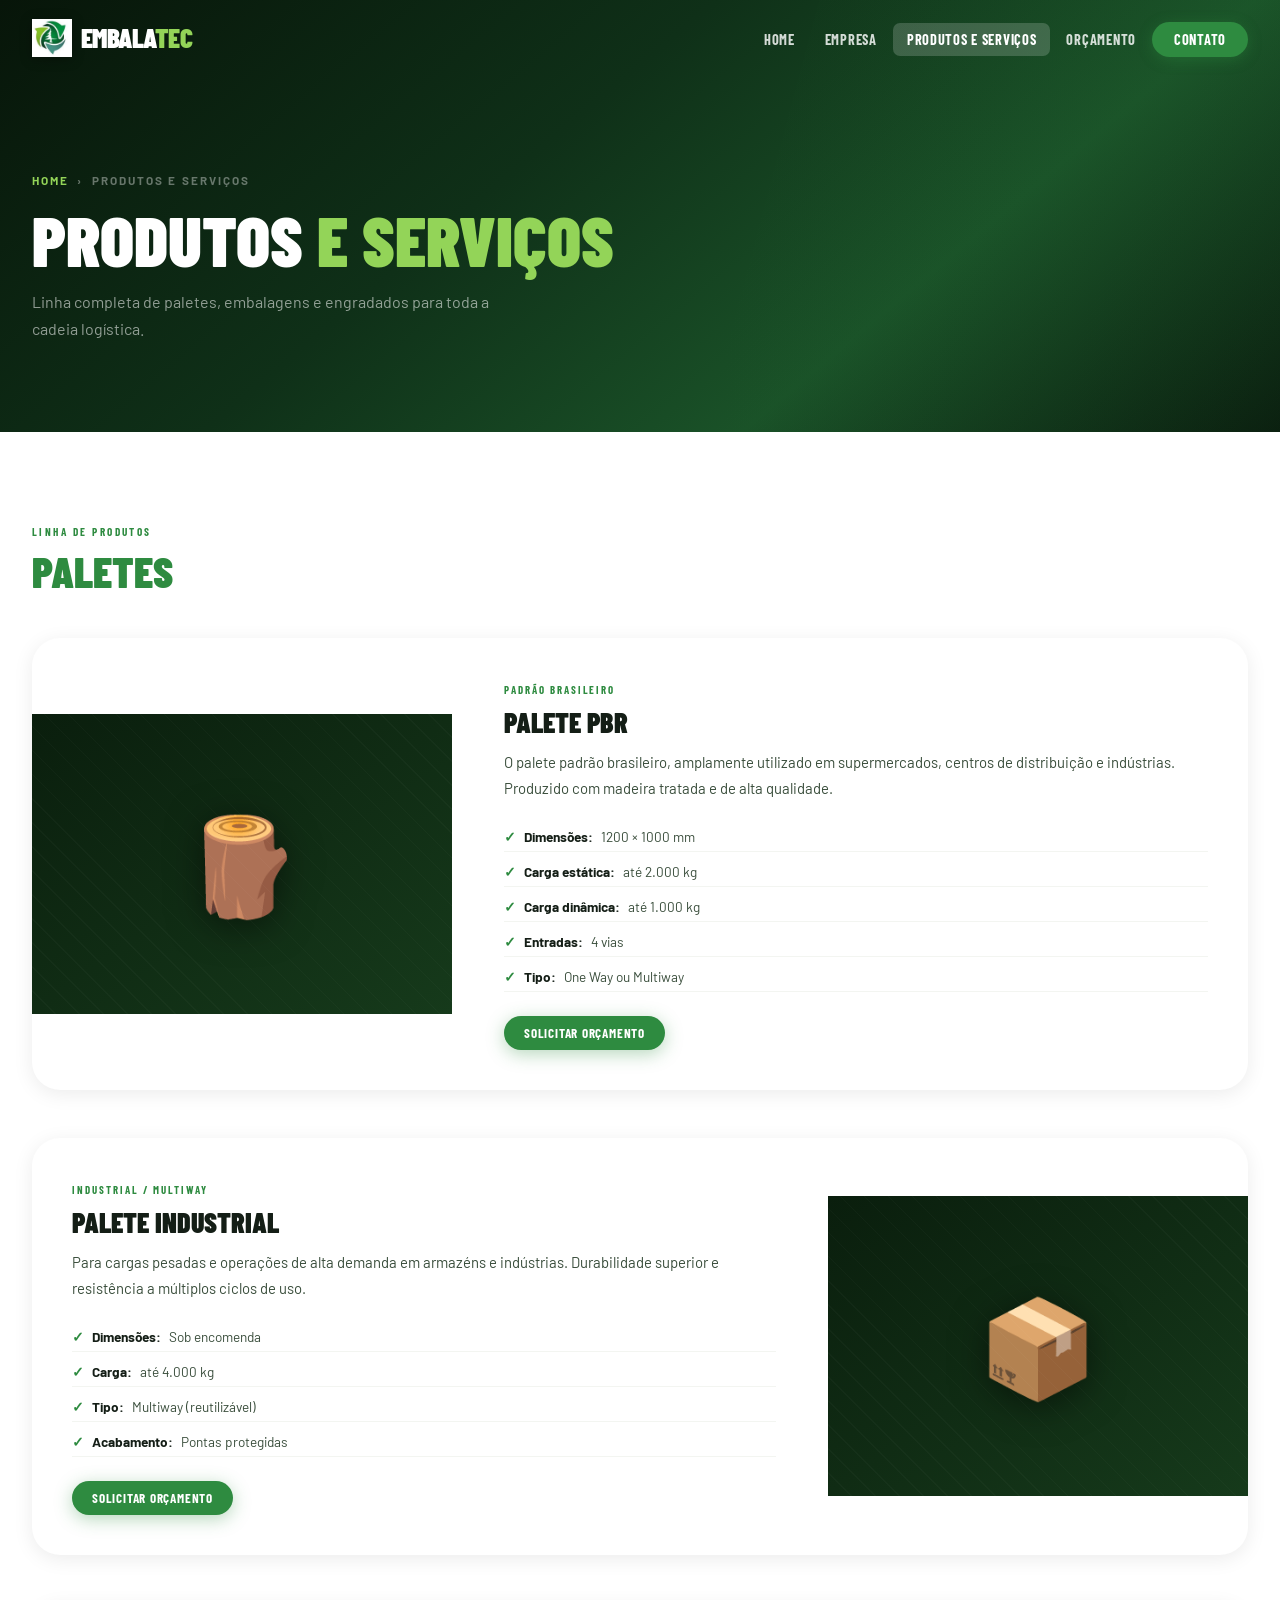
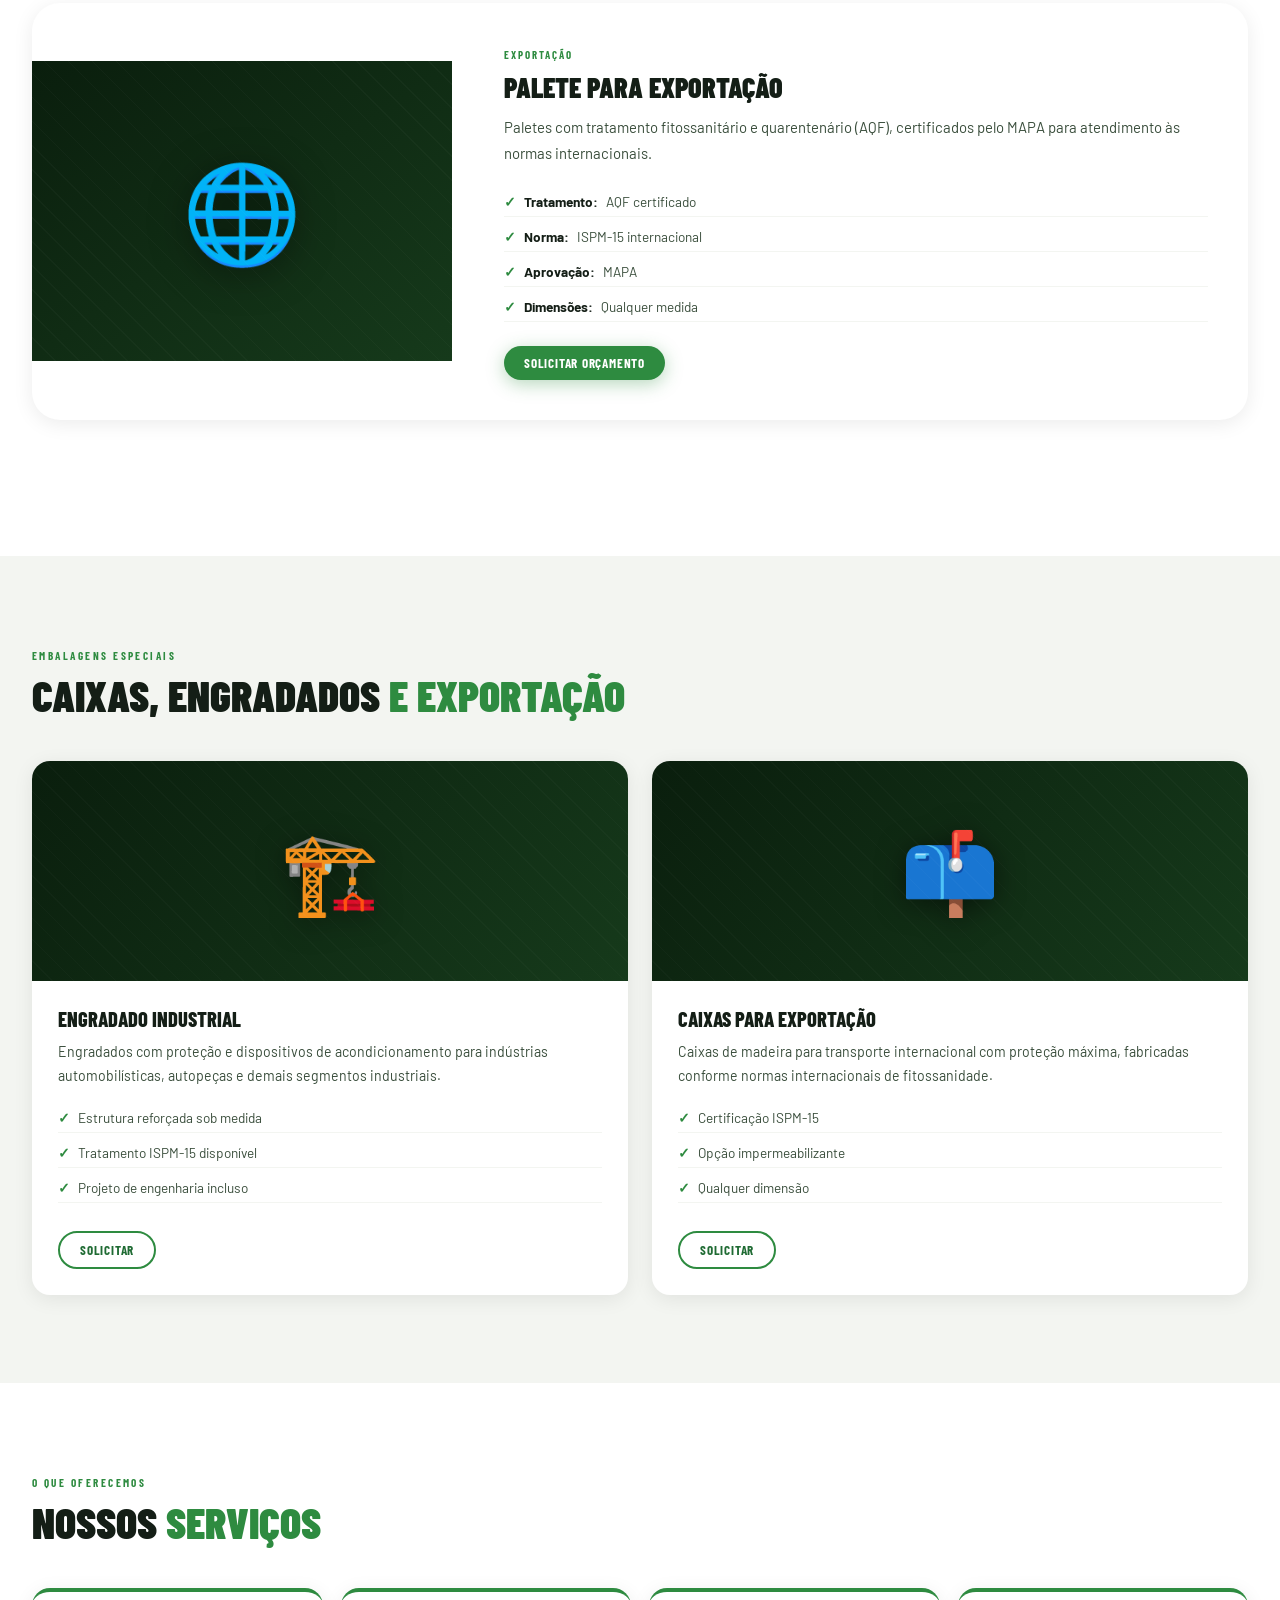
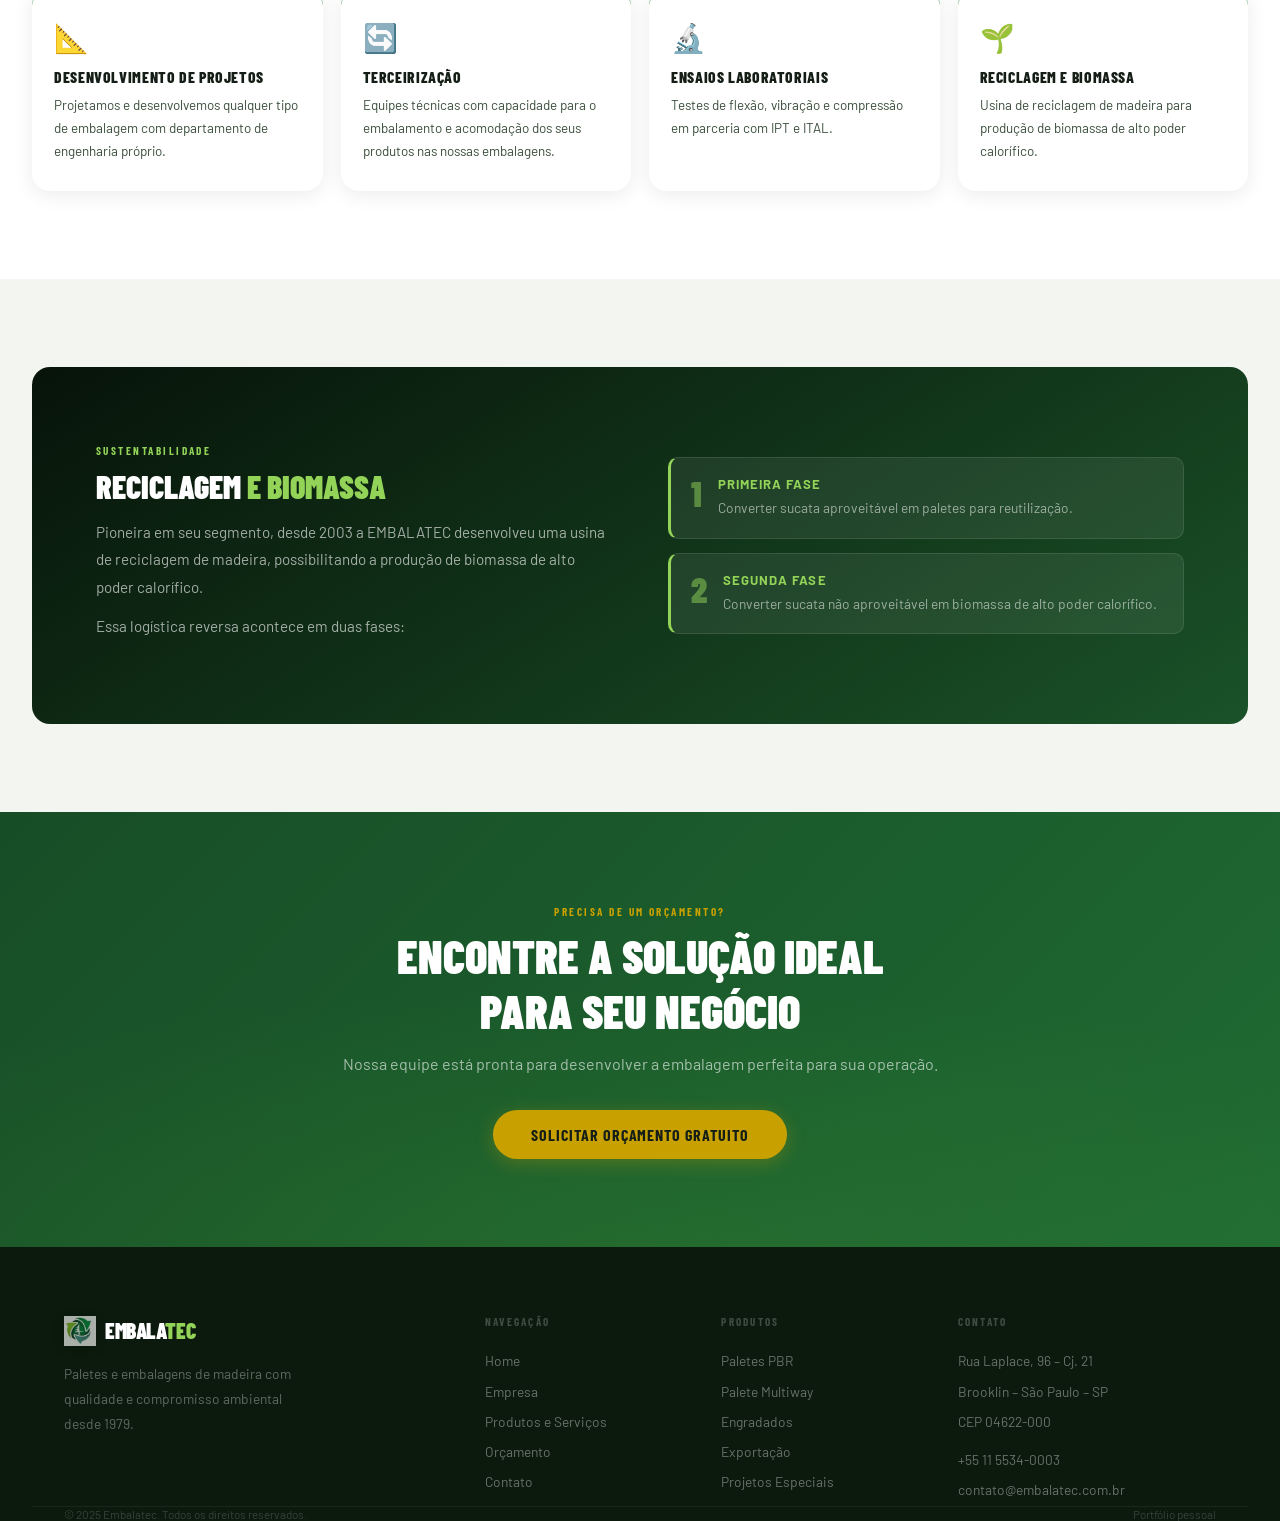
<file: produtos.html>
<!DOCTYPE html><html lang="pt-BR"><head><meta charset="UTF-8"/><meta name="viewport" content="width=device-width,initial-scale=1.0"/><title>Produtos e Serviços – Embalatec</title><link rel="stylesheet" href="css/style.css"/><link rel="stylesheet" href="css/inner.css"/></head><body><header id="hdr"><nav class="nav"><a href="index.html" class="logo-wrap"><img src="[data-uri]" class="logo-icon" alt=""/><span class="logo-text"><span class="logo-emb">embala</span><span class="logo-tec">tec</span></span></a><ul class="nav-links"><li><a href="index.html">Home</a></li><li><a href="empresa.html">Empresa</a></li><li><a href="produtos.html" class="active">Produtos e Serviços</a></li><li><a href="orcamento.html">Orçamento</a></li><li><a href="contato.html" class="nav-cta">Contato</a></li></ul><button class="hbg" id="hbg" aria-label="Menu"><span></span><span></span><span></span></button></nav><div class="mob-nav" id="mobNav"><a href="index.html">Home</a><a href="empresa.html">Empresa</a><a href="produtos.html" class="active">Produtos e Serviços</a><a href="orcamento.html">Orçamento</a><a href="contato.html">Contato</a></div></header><div class="pg-hero"><div class="pg-hero-in"><div class="crumb"><a href="index.html">Home</a><span>›</span> Produtos e Serviços</div><h1>Produtos <em>e Serviços</em></h1><p>Linha completa de paletes, embalagens e engradados para toda a cadeia logística.</p></div></div>
<section class="sec bg-w">
  <div class="wrap">
    <div class="sec-hl" data-r="up">
      <span class="lbl">Linha de Produtos</span>
      <h2 class="ttl"><em>Paletes</em></h2>
    </div>

    <div class="prow" data-r="up">
      <div class="prow-vis"><span class="prow-vis-ico">🪵</span></div>
      <div class="prow-txt">
        <span class="prow-tag">Padrão Brasileiro</span>
        <h3>Palete PBR</h3>
        <p>O palete padrão brasileiro, amplamente utilizado em supermercados, centros de distribuição e indústrias. Produzido com madeira tratada e de alta qualidade.</p>
        <ul class="spec-list"><li><b>Dimensões:</b> 1200 × 1000 mm</li><li><b>Carga estática:</b> até 2.000 kg</li><li><b>Carga dinâmica:</b> até 1.000 kg</li><li><b>Entradas:</b> 4 vias</li><li><b>Tipo:</b> One Way ou Multiway</li></ul>
        <a href="orcamento.html" class="btn btn-g btn-sm">Solicitar Orçamento</a>
      </div>
    </div>

    <div class="prow rev" data-r="up">
      <div class="prow-vis"><span class="prow-vis-ico">📦</span></div>
      <div class="prow-txt">
        <span class="prow-tag">Industrial / Multiway</span>
        <h3>Palete Industrial</h3>
        <p>Para cargas pesadas e operações de alta demanda em armazéns e indústrias. Durabilidade superior e resistência a múltiplos ciclos de uso.</p>
        <ul class="spec-list"><li><b>Dimensões:</b> Sob encomenda</li><li><b>Carga:</b> até 4.000 kg</li><li><b>Tipo:</b> Multiway (reutilizável)</li><li><b>Acabamento:</b> Pontas protegidas</li></ul>
        <a href="orcamento.html" class="btn btn-g btn-sm">Solicitar Orçamento</a>
      </div>
    </div>

    <div class="prow" data-r="up">
      <div class="prow-vis"><span class="prow-vis-ico">🌐</span></div>
      <div class="prow-txt">
        <span class="prow-tag">Exportação</span>
        <h3>Palete para Exportação</h3>
        <p>Paletes com tratamento fitossanitário e quarentenário (AQF), certificados pelo MAPA para atendimento às normas internacionais.</p>
        <ul class="spec-list"><li><b>Tratamento:</b> AQF certificado</li><li><b>Norma:</b> ISPM-15 internacional</li><li><b>Aprovação:</b> MAPA</li><li><b>Dimensões:</b> Qualquer medida</li></ul>
        <a href="orcamento.html" class="btn btn-g btn-sm">Solicitar Orçamento</a>
      </div>
    </div>
  </div>
</section>

<section class="sec bg-l">
  <div class="wrap">
    <div class="sec-hl" data-r="up">
      <span class="lbl">Embalagens Especiais</span>
      <h2 class="ttl">Caixas, Engradados <em>e Exportação</em></h2>
    </div>
    <div class="emb-grid" data-stagger>
      <div class="emb-card" data-r="up">
        <div class="emb-vis"><span class="emb-vis-ico">🏗️</span></div>
        <div class="emb-body">
          <h4>Engradado Industrial</h4>
          <p>Engradados com proteção e dispositivos de acondicionamento para indústrias automobilísticas, autopeças e demais segmentos industriais.</p>
          <ul class="spec-list"><li>Estrutura reforçada sob medida</li><li>Tratamento ISPM-15 disponível</li><li>Projeto de engenharia incluso</li></ul>
          <a href="orcamento.html" class="btn btn-olg btn-sm" style="margin-top:4px">Solicitar</a>
        </div>
      </div>
      <div class="emb-card" data-r="up">
        <div class="emb-vis"><span class="emb-vis-ico">📫</span></div>
        <div class="emb-body">
          <h4>Caixas para Exportação</h4>
          <p>Caixas de madeira para transporte internacional com proteção máxima, fabricadas conforme normas internacionais de fitossanidade.</p>
          <ul class="spec-list"><li>Certificação ISPM-15</li><li>Opção impermeabilizante</li><li>Qualquer dimensão</li></ul>
          <a href="orcamento.html" class="btn btn-olg btn-sm" style="margin-top:4px">Solicitar</a>
        </div>
      </div>
    </div>
  </div>
</section>

<section class="sec bg-w">
  <div class="wrap">
    <div class="sec-hl" data-r="up">
      <span class="lbl">O que oferecemos</span>
      <h2 class="ttl">Nossos <em>Serviços</em></h2>
    </div>
    <div class="serv-grid" data-stagger>
      <div class="serv-card" data-r="up"><div class="serv-ico">📐</div><h4>Desenvolvimento de Projetos</h4><p>Projetamos e desenvolvemos qualquer tipo de embalagem com departamento de engenharia próprio.</p></div>
      <div class="serv-card" data-r="up"><div class="serv-ico">🔄</div><h4>Terceirização</h4><p>Equipes técnicas com capacidade para o embalamento e acomodação dos seus produtos nas nossas embalagens.</p></div>
      <div class="serv-card" data-r="up"><div class="serv-ico">🔬</div><h4>Ensaios Laboratoriais</h4><p>Testes de flexão, vibração e compressão em parceria com IPT e ITAL.</p></div>
      <div class="serv-card" data-r="up"><div class="serv-ico">🌱</div><h4>Reciclagem e Biomassa</h4><p>Usina de reciclagem de madeira para produção de biomassa de alto poder calorífico.</p></div>
    </div>
  </div>
</section>

<section class="sec bg-l">
  <div class="biomassa">
    <div class="bio-grid" data-stagger>
      <div class="bio-txt" data-r="left">
        <span class="lbl light">Sustentabilidade</span>
        <h3>Reciclagem <em style="font-style:normal;color:var(--g5)">e Biomassa</em></h3>
        <p>Pioneira em seu segmento, desde 2003 a EMBALATEC desenvolveu uma usina de reciclagem de madeira, possibilitando a produção de biomassa de alto poder calorífico.</p>
        <p>Essa logística reversa acontece em duas fases:</p>
      </div>
      <div class="bio-phases" data-r="right">
        <div class="bio-phase"><span class="bio-n">1</span><div><strong>Primeira Fase</strong><p>Converter sucata aproveitável em paletes para reutilização.</p></div></div>
        <div class="bio-phase"><span class="bio-n">2</span><div><strong>Segunda Fase</strong><p>Converter sucata não aproveitável em biomassa de alto poder calorífico.</p></div></div>
      </div>
    </div>
  </div>
</section>

<section class="cta-strip"><div class="cta-in" data-r="up"><span class="lbl amber">Precisa de um orçamento?</span><h2>Encontre a solução ideal<br/>para seu negócio</h2><p>Nossa equipe está pronta para desenvolver a embalagem perfeita para sua operação.</p><a href="orcamento.html" class="btn btn-a btn-lg">Solicitar Orçamento Gratuito</a></div></section>
<footer class="ftr"><div class="ftr-grid wrap"><div class="ftr-brand"><a href="index.html" class="logo-wrap"><img src="[data-uri]" class="logo-icon" alt="" style="width:32px;height:32px;opacity:.65"/><span class="logo-text" style="font-size:1.35rem"><span class="logo-emb">embala</span><span class="logo-tec">tec</span></span></a><p>Paletes e embalagens de madeira com qualidade e compromisso ambiental desde 1979.</p></div><div class="ftr-col"><h6>Navegação</h6><a href="index.html">Home</a><a href="empresa.html">Empresa</a><a href="produtos.html">Produtos e Serviços</a><a href="orcamento.html">Orçamento</a><a href="contato.html">Contato</a></div><div class="ftr-col"><h6>Produtos</h6><a href="produtos.html">Paletes PBR</a><a href="produtos.html">Palete Multiway</a><a href="produtos.html">Engradados</a><a href="produtos.html">Exportação</a><a href="produtos.html">Projetos Especiais</a></div><div class="ftr-col"><h6>Contato</h6><p>Rua Laplace, 96 – Cj. 21</p><p>Brooklin – São Paulo – SP</p><p>CEP 04622-000</p><p style="margin-top:8px">+55 11 5534-0003</p><p>contato@embalatec.com.br</p></div></div><div class="ftr-bot wrap"><p>© 2025 Embalatec. Todos os direitos reservados.</p><p>Portfólio pessoal</p></div></footer><script src="js/main.js"></script></body></html>
</file>
<file: css/style.css>
/* =========================================
   EMBALATEC — style.css (global)
   ========================================= */
@import url('https://fonts.googleapis.com/css2?family=Barlow+Condensed:wght@400;600;700;800;900&family=Barlow:wght@300;400;500;600&display=swap');

:root {
  --g1: #174d26;
  --g2: #1f6b33;
  --g3: #2e8b40;
  --g4: #5cb82e;
  --g5: #93d458;
  --amber: #c8a000;
  --amber2: #e8bc00;
  --bg: #f3f5f1;
  --bg2: #e8ece4;
  --white: #ffffff;
  --dark: #141e16;
  --mid: #3a4e3c;
  --light: #748a76;
  --border: #d8e2d4;
  --r: 10px;
  --rl: 18px;
  --rxl: 28px;
  --sh: 0 4px 20px rgba(0,0,0,.08);
  --shm: 0 10px 40px rgba(0,0,0,.13);
  --shl: 0 20px 60px rgba(0,0,0,.18);
  --tr: .3s cubic-bezier(.4,0,.2,1);
}

*,*::before,*::after { margin:0; padding:0; box-sizing:border-box; }
html { scroll-behavior:smooth; }
body { font-family:'Barlow',sans-serif; background:var(--bg); color:var(--dark); overflow-x:hidden; }
img  { display:block; max-width:100%; }
a    { text-decoration:none; color:inherit; }
ul   { list-style:none; }
::-webkit-scrollbar { width:5px; }
::-webkit-scrollbar-thumb { background:var(--g3); border-radius:99px; }

/* ─── LOGO ─── */
.logo-wrap {
  display:flex; align-items:center; gap:9px;
  text-decoration:none;
}
.logo-icon {
  width:40px; height:40px; object-fit:contain; flex-shrink:0;
  transition:transform var(--tr);
  filter: drop-shadow(0 2px 6px rgba(0,0,0,.3));
}
.logo-wrap:hover .logo-icon { transform:rotate(-8deg) scale(1.08); }
.logo-text {
  font-family:'Barlow Condensed',sans-serif;
  font-size:1.7rem; font-weight:900;
  letter-spacing:-.02em; text-transform:uppercase; line-height:1;
}
.logo-emb { color:#fff; transition:color var(--tr); }
.logo-tec { color:var(--g5); transition:color var(--tr); }
#hdr.on .logo-emb { color:var(--g1); }
#hdr.on .logo-tec { color:var(--g3); }
#hdr.on .logo-icon { filter:none; }

/* ─── HEADER ─── */
#hdr {
  position:fixed; top:0; width:100%; z-index:1000;
  transition:background var(--tr), box-shadow var(--tr);
}
#hdr.on {
  background:rgba(255,255,255,.97);
  backdrop-filter:blur(18px);
  box-shadow:0 1px 24px rgba(0,0,0,.07);
}
.nav {
  max-width:1280px; margin:auto;
  display:flex; align-items:center; justify-content:space-between;
  padding:18px 32px;
  transition:padding var(--tr);
}
#hdr.on .nav { padding:11px 32px; }

.nav-links { display:flex; align-items:center; gap:2px; }
.nav-links a {
  padding:8px 14px; border-radius:7px;
  font-family:'Barlow Condensed',sans-serif;
  font-size:.9rem; font-weight:700;
  letter-spacing:.05em; text-transform:uppercase;
  color:rgba(255,255,255,.82); transition:var(--tr);
}
#hdr.on .nav-links a { color:var(--mid); }
.nav-links a:hover { background:rgba(255,255,255,.14); color:#fff; }
#hdr.on .nav-links a:hover { background:var(--bg); color:var(--g2); }
.nav-links a.active { background:rgba(255,255,255,.18); color:#fff; }
#hdr.on .nav-links a.active { background:var(--bg2); color:var(--g2); }
.nav-cta {
  background:var(--g3)!important; color:#fff!important;
  padding:9px 22px!important; border-radius:99px!important;
  box-shadow:0 3px 14px rgba(46,139,64,.35);
}
.nav-cta:hover { background:var(--g2)!important; transform:translateY(-2px); }
.nav-cta.active { background:var(--g2)!important; }

/* hamburger */
.hbg {
  display:none; flex-direction:column; gap:5px;
  background:none; border:none; cursor:pointer; padding:4px;
}
.hbg span { width:24px; height:2px; border-radius:2px; background:#fff; transition:var(--tr); }
#hdr.on .hbg span { background:var(--dark); }
.hbg.open span:nth-child(1) { transform:translateY(7px) rotate(45deg); }
.hbg.open span:nth-child(2) { opacity:0; }
.hbg.open span:nth-child(3) { transform:translateY(-7px) rotate(-45deg); }

.mob-nav {
  display:none; background:#fff;
  max-height:0; overflow:hidden;
  transition:max-height .4s ease;
  box-shadow:0 8px 24px rgba(0,0,0,.1);
}
.mob-nav.open { max-height:380px; }
.mob-nav a {
  display:block; padding:14px 28px;
  font-family:'Barlow Condensed',sans-serif;
  font-size:1rem; font-weight:700;
  letter-spacing:.05em; text-transform:uppercase;
  color:var(--mid); border-bottom:1px solid var(--bg);
  transition:color .2s;
}
.mob-nav a:hover, .mob-nav a.active { color:var(--g2); }

/* ─── PAGE HERO ─── */
.pg-hero {
  min-height:48vh;
  background:linear-gradient(140deg,#071509 0%,#0f3018 40%,#1a5228 70%,#091a0d 100%);
  display:flex; align-items:flex-end;
  padding:140px 32px 56px;
  position:relative; overflow:hidden;
}
.pg-hero::after {
  content:'';
  position:absolute; right:0; top:0; bottom:0; width:45%;
  background:linear-gradient(90deg,transparent,rgba(46,139,64,.06));
  clip-path:polygon(20% 0,100% 0,100% 100%,0 100%);
}
.pg-hero-in { max-width:1280px; margin:auto; width:100%; position:relative; z-index:2; }
.crumb {
  display:flex; align-items:center; gap:8px;
  font-size:.73rem; font-weight:700;
  letter-spacing:.18em; text-transform:uppercase;
  color:rgba(255,255,255,.38); margin-bottom:18px;
}
.crumb a { color:var(--g5); transition:color .2s; }
.crumb a:hover { color:#fff; }
.pg-hero h1 {
  font-family:'Barlow Condensed',sans-serif;
  font-size:clamp(2.6rem,5.5vw,4.8rem);
  font-weight:900; text-transform:uppercase;
  color:#fff; line-height:.97; margin-bottom:14px;
}
.pg-hero h1 em { font-style:normal; color:var(--g5); }
.pg-hero p { color:rgba(255,255,255,.55); font-size:1rem; max-width:500px; line-height:1.72; }

/* ─── BUTTONS ─── */
.btn {
  display:inline-flex; align-items:center; gap:8px;
  font-family:'Barlow Condensed',sans-serif;
  font-size:.92rem; font-weight:700;
  letter-spacing:.06em; text-transform:uppercase;
  padding:13px 28px; border-radius:99px;
  border:none; cursor:pointer; transition:var(--tr);
}
.btn-g  { background:var(--g3); color:#fff; box-shadow:0 4px 18px rgba(46,139,64,.35); }
.btn-g:hover  { background:var(--g2); transform:translateY(-2px); box-shadow:0 8px 24px rgba(46,139,64,.4); }
.btn-a  { background:var(--amber); color:var(--dark); box-shadow:0 4px 18px rgba(200,160,0,.3); }
.btn-a:hover  { background:var(--amber2); transform:translateY(-2px); }
.btn-ol { background:transparent; color:#fff; border:2px solid rgba(255,255,255,.38); }
.btn-ol:hover { border-color:#fff; background:rgba(255,255,255,.1); }
.btn-olg { background:transparent; color:var(--g2); border:2px solid var(--g3); }
.btn-olg:hover { background:var(--g3); color:#fff; }
.btn-lg { padding:15px 38px; font-size:1rem; }
.btn-sm { padding:9px 20px; font-size:.82rem; }

/* ─── TYPE HELPERS ─── */
.lbl {
  display:inline-block;
  font-family:'Barlow Condensed',sans-serif;
  font-size:.7rem; font-weight:700;
  letter-spacing:.22em; text-transform:uppercase;
  color:var(--g3); margin-bottom:10px;
}
.lbl.light { color:var(--g5); }
.lbl.amber { color:var(--amber); }
.ttl {
  font-family:'Barlow Condensed',sans-serif;
  font-size:clamp(1.9rem,3.4vw,2.9rem);
  font-weight:900; text-transform:uppercase;
  line-height:1.05; color:var(--dark); margin-bottom:16px;
}
.ttl em  { font-style:normal; color:var(--g3); }
.ttl.wh  { color:#fff; }
.ttl.wh em { color:var(--g5); }
.ttl.c   { text-align:center; }
.dsc { font-size:.98rem; line-height:1.8; color:var(--mid); }
.dsc.c { text-align:center; max-width:540px; margin:0 auto; }

/* ─── REVEAL ─── */
[data-r] { opacity:0; transition:opacity .7s ease,transform .7s ease; }
[data-r=up]    { transform:translateY(38px); }
[data-r=left]  { transform:translateX(-44px); }
[data-r=right] { transform:translateX(44px); }
[data-r=scale] { transform:scale(.93); }
[data-r].vis   { opacity:1; transform:none; }

/* ─── CTA STRIP ─── */
.cta-strip {
  background:linear-gradient(135deg,var(--g1),var(--g2));
  padding:88px 32px; text-align:center;
  position:relative; overflow:hidden;
}
.cta-strip::before {
  content:''; position:absolute; inset:0;
  background:radial-gradient(ellipse 80% 60% at 50% 100%,rgba(93,184,46,.12),transparent);
}
.cta-in { position:relative; max-width:640px; margin:auto; }
.cta-in h2 {
  font-family:'Barlow Condensed',sans-serif;
  font-size:clamp(1.9rem,3.8vw,2.9rem);
  font-weight:900; text-transform:uppercase; color:#fff; margin-bottom:12px;
}
.cta-in p { color:rgba(255,255,255,.6); margin-bottom:32px; line-height:1.75; }

/* ─── FOOTER ─── */
.ftr { background:#0b1a0d; padding:68px 32px 0; }
.ftr-grid {
  max-width:1280px; margin:auto;
  display:grid; grid-template-columns:2fr 1fr 1fr 1.4fr; gap:52px;
  padding-bottom:52px;
  border-bottom:1px solid rgba(255,255,255,.06);
}
.ftr-brand p { font-size:.86rem; color:rgba(255,255,255,.35); line-height:1.82; max-width:230px; margin-top:14px; }
.ftr-col h6 {
  font-family:'Barlow Condensed',sans-serif;
  font-size:.7rem; font-weight:700;
  letter-spacing:.2em; text-transform:uppercase;
  color:rgba(255,255,255,.22); margin-bottom:18px;
}
.ftr-col a,.ftr-col p {
  display:block; font-size:.86rem;
  color:rgba(255,255,255,.38); line-height:2.2;
  transition:color .2s;
}
.ftr-col a:hover { color:var(--g5); }
.ftr-bot {
  max-width:1280px; margin:auto; padding:20px 0;
  display:flex; justify-content:space-between; align-items:center; flex-wrap:wrap; gap:10px;
}
.ftr-bot p { font-size:.73rem; color:rgba(255,255,255,.18); }

/* ─── FORM ─── */
.fg { display:flex; flex-direction:column; gap:6px; margin-bottom:14px; }
.fg:last-of-type { margin-bottom:0; }
.fg label {
  font-size:.75rem; font-weight:600;
  color:var(--mid); letter-spacing:.05em; text-transform:uppercase;
}
.fg input,.fg textarea,.fg select {
  padding:13px 16px;
  border:1.5px solid var(--border); border-radius:var(--r);
  font-family:'Barlow',sans-serif; font-size:.93rem;
  color:var(--dark); background:var(--bg); outline:none;
  transition:border-color .2s,box-shadow .2s,background .2s; resize:none;
}
.fg input:focus,.fg textarea:focus,.fg select:focus {
  border-color:var(--g3); box-shadow:0 0 0 3px rgba(46,139,64,.1); background:#fff;
}
.form-ok {
  display:none; margin-top:14px; padding:13px 18px;
  border-radius:var(--r); background:#e6f4e8;
  color:var(--g2); font-weight:500; font-size:.9rem;
}
.form-ok.show { display:block; }
.row2 { display:grid; grid-template-columns:1fr 1fr; gap:14px; }

/* ─── RESPONSIVE ─── */
@media(max-width:1024px) {
  .ftr-grid { grid-template-columns:1fr 1fr; gap:32px; }
}
@media(max-width:768px) {
  .nav-links { display:none; }
  .hbg { display:flex; }
  .mob-nav { display:block; }
  .nav { padding:14px 20px; }
  .pg-hero { padding:118px 20px 48px; }
  .ftr-grid { grid-template-columns:1fr; gap:26px; }
  .ftr { padding:52px 20px 0; }
  .row2 { grid-template-columns:1fr; }
}
</file>
<file: css/home.css>
/* =========================================
   EMBALATEC — home.css
   ========================================= */

/* ── HERO ── */
.hero {
  min-height:100svh; position:relative;
  display:flex; flex-direction:column; overflow:hidden;
}
.hero-bg {
  position:absolute; inset:0;
  background:linear-gradient(145deg,#040d05 0%,#0d2e12 35%,#174d26 65%,#081508 100%);
}
.hero-lines {
  position:absolute; inset:0; pointer-events:none;
  background:repeating-linear-gradient(
    -52deg, transparent 0px, transparent 56px,
    rgba(93,184,46,.035) 56px, rgba(93,184,46,.035) 57px
  );
}
.hero-glow {
  position:absolute; right:-10%; top:-20%;
  width:60%; height:120%;
  background:radial-gradient(ellipse at 60% 40%,rgba(46,139,64,.18),transparent 65%);
  pointer-events:none;
}

.hero-body {
  flex:1; position:relative; z-index:2;
  display:flex; align-items:center; justify-content:space-between;
  gap:40px; max-width:1280px; margin:auto; width:100%;
  padding:120px 32px 48px;
}
.hero-txt { max-width:580px; }
.hero-kicker {
  display:inline-flex; align-items:center; gap:12px;
  font-family:'Barlow Condensed',sans-serif;
  font-size:.72rem; font-weight:700;
  letter-spacing:.26em; text-transform:uppercase;
  color:var(--g5); margin-bottom:22px;
}
.hero-kicker::before { content:''; width:28px; height:2px; background:var(--g5); flex-shrink:0; }

.hero-h1 {
  font-family:'Barlow Condensed',sans-serif;
  font-size:clamp(3.4rem,7.2vw,6.4rem);
  font-weight:900; text-transform:uppercase;
  line-height:.94; color:#fff; margin-bottom:24px;
}
.hero-h1 em { font-style:normal; color:var(--g5); display:block; }

.hero-sub {
  font-size:1.06rem; color:rgba(255,255,255,.65);
  line-height:1.78; margin-bottom:38px; max-width:460px;
}
.hero-btns { display:flex; gap:14px; flex-wrap:wrap; }

/* ── HERO RIGHT: graphic ── */
.hero-graphic {
  flex-shrink:0; width:44%; max-width:500px;
  position:relative; display:flex; align-items:center; justify-content:center;
}
/* big ring */
.hg-ring {
  width:100%; aspect-ratio:1;
  border:1.5px solid rgba(93,184,46,.14);
  border-radius:50%;
  animation:spin 26s linear infinite;
  position:relative;
}
.hg-ring::before {
  content:''; position:absolute; inset:12%;
  border:1px dashed rgba(93,184,46,.16);
  border-radius:50%;
  animation:spin 18s linear infinite reverse;
}
@keyframes spin { to { transform:rotate(360deg); } }

/* center icon */
.hg-center {
  position:absolute; inset:0;
  display:flex; align-items:center; justify-content:center;
}
.hg-icon-wrap {
  width:130px; height:130px; border-radius:50%;
  background:radial-gradient(circle at 38% 38%,rgba(93,184,46,.2),rgba(23,77,38,.08));
  border:1px solid rgba(93,184,46,.22);
  display:flex; align-items:center; justify-content:center;
  animation:bob 6s ease-in-out infinite;
  box-shadow:0 0 50px rgba(93,184,46,.1), inset 0 0 24px rgba(0,0,0,.15);
}
.hg-icon-wrap img { width:72px; height:72px; object-fit:contain; filter:drop-shadow(0 4px 12px rgba(0,0,0,.45)); }
@keyframes bob { 0%,100%{transform:translateY(0)} 50%{transform:translateY(-14px)} }

/* orbiting dots */
.hg-orbit { position:absolute; inset:0; animation:spin 11s linear infinite; }
.hg-dot   { position:absolute; top:8%; left:50%; margin-left:-4px;
             width:8px; height:8px; border-radius:50%;
             background:var(--g5); box-shadow:0 0 10px var(--g5); }
.hg-orbit2 { position:absolute; inset:22%; animation:spin 8s linear infinite reverse; }
.hg-dot2   { position:absolute; top:0; left:50%; margin-left:-3px; margin-top:-3px;
              width:6px; height:6px; border-radius:50%;
              background:var(--amber2); box-shadow:0 0 8px var(--amber2); }

/* floating tags */
.hg-tag {
  position:absolute; z-index:10;
  background:rgba(255,255,255,.07); backdrop-filter:blur(14px);
  border:1px solid rgba(255,255,255,.13); border-radius:10px;
  padding:10px 15px; display:flex; align-items:center; gap:10px;
  white-space:nowrap;
}
.hg-tag:nth-child(1) { top:14%; right:-2%; animation:flt1 5s ease-in-out infinite; }
.hg-tag:nth-child(2) { bottom:24%; left:-6%; animation:flt2 6s ease-in-out infinite; }
.hg-tag:nth-child(3) { bottom:8%; right:4%; animation:flt1 4.5s ease-in-out infinite 1s; }
@keyframes flt1 { 0%,100%{transform:translateY(0)} 50%{transform:translateY(-8px)} }
@keyframes flt2 { 0%,100%{transform:translateY(0)} 50%{transform:translateY(8px)}  }
.hg-tag-ico { font-size:1.2rem; }
.hg-tag b { display:block; font-family:'Barlow Condensed',sans-serif; font-size:.8rem; font-weight:700; text-transform:uppercase; letter-spacing:.06em; color:#fff; }
.hg-tag span { font-size:.7rem; color:rgba(255,255,255,.42); }

/* ── STATS BAR ── */
.hero-stats {
  position:relative; z-index:2;
  background:rgba(0,0,0,.38); backdrop-filter:blur(16px);
  border-top:1px solid rgba(255,255,255,.07);
}
.hero-stats-in {
  max-width:1280px; margin:auto;
  display:flex; align-items:center; padding:22px 32px;
}
.st-item { flex:1; display:flex; flex-direction:column; gap:3px; padding:0 28px; }
.st-item:first-child { padding-left:0; }
.st-num {
  font-family:'Barlow Condensed',sans-serif;
  font-size:2.1rem; font-weight:900; color:var(--g5); line-height:1;
}
.st-lbl { font-size:.72rem; color:rgba(255,255,255,.42); letter-spacing:.06em; text-transform:uppercase; }
.st-div { width:1px; height:38px; background:rgba(255,255,255,.1); flex-shrink:0; }

/* ── FEATURES STRIP ── */
.feat-strip { background:var(--g1); padding:0; }
.feat-strip-in {
  max-width:1280px; margin:auto;
  display:flex; align-items:center;
}
.feat-item {
  flex:1; display:flex; align-items:center; gap:11px;
  padding:16px 22px;
  border-right:1px solid rgba(255,255,255,.09);
  transition:background .2s;
}
.feat-item:last-child { border-right:none; }
.feat-item:hover { background:rgba(255,255,255,.05); }
.feat-ico { font-size:1.25rem; flex-shrink:0; }
.feat-item strong {
  display:block; color:#fff;
  font-family:'Barlow Condensed',sans-serif;
  font-size:.86rem; font-weight:700;
  letter-spacing:.04em; text-transform:uppercase;
}
.feat-item span { font-size:.73rem; color:rgba(255,255,255,.42); }

/* ── SOBRE ── */
.sec-sobre { padding:106px 0; background:#fff; overflow:hidden; }
.sobre-grid {
  max-width:1280px; margin:auto; padding:0 32px;
  display:grid; grid-template-columns:1fr 1fr; gap:80px; align-items:center;
}
/* Left: decorative panel */
.sobre-panel {
  position:relative;
  border-radius:var(--rl);
  overflow:hidden;
  box-shadow:var(--shl);
  background:linear-gradient(145deg,#0a1f0e 0%,#174d26 55%,#0d2912 100%);
  aspect-ratio:4/3;
  display:flex; align-items:center; justify-content:center;
}
.sobre-panel::before {
  content:'';
  position:absolute; inset:0;
  background:repeating-linear-gradient(-50deg,transparent 0,transparent 36px,rgba(93,184,46,.05) 36px,rgba(93,184,46,.05) 37px);
}
.sobre-panel::after {
  content:'1979';
  position:absolute; bottom:12px; right:18px;
  font-family:'Barlow Condensed',sans-serif;
  font-size:6.5rem; font-weight:900;
  color:rgba(255,255,255,.04); letter-spacing:-.04em; line-height:1;
}
.sobre-panel-center {
  position:relative; z-index:2;
  display:flex; flex-direction:column; align-items:center; gap:18px;
}
.sobre-panel-icon {
  width:100px; height:100px; border-radius:50%;
  background:rgba(93,184,46,.12);
  border:1px solid rgba(93,184,46,.22);
  display:flex; align-items:center; justify-content:center;
  animation:bob 5.5s ease-in-out infinite;
  box-shadow:0 0 40px rgba(93,184,46,.1);
}
.sobre-panel-icon img { width:58px; height:58px; object-fit:contain; }
.sobre-panel-sub {
  font-family:'Barlow Condensed',sans-serif;
  font-size:.72rem; font-weight:700;
  letter-spacing:.22em; text-transform:uppercase;
  color:rgba(255,255,255,.35);
}
/* Pill stats inside panel */
.sobre-pills {
  position:absolute; z-index:3; bottom:20px; left:20px;
  display:flex; flex-direction:column; gap:8px;
}
.sobre-pill {
  background:rgba(255,255,255,.09); backdrop-filter:blur(10px);
  border:1px solid rgba(255,255,255,.14); border-radius:8px;
  padding:8px 14px; display:flex; align-items:center; gap:10px;
}
.sp-num { font-family:'Barlow Condensed',sans-serif; font-size:1.3rem; font-weight:900; color:var(--g5); line-height:1; }
.sp-lbl { font-size:.7rem; color:rgba(255,255,255,.5); text-transform:uppercase; letter-spacing:.05em; }
/* Cert badge floats outside */
.sobre-badge {
  position:absolute; bottom:20px; right:-18px; z-index:4;
  background:#fff; border-radius:var(--r);
  padding:13px 17px;
  display:flex; align-items:center; gap:10px;
  box-shadow:var(--shm); border:1px solid var(--border);
}
.sobre-badge img { width:32px; height:32px; object-fit:contain; }
.sobre-badge strong { display:block; font-size:.82rem; color:var(--dark); }
.sobre-badge span { font-size:.7rem; color:var(--light); }
/* dots deco */
.sobre-dots {
  position:absolute; top:-18px; right:-18px; z-index:-1;
  width:100px; height:100px;
  background-image:radial-gradient(circle,var(--g5) 1.5px,transparent 1.5px);
  background-size:13px 13px; opacity:.35; border-radius:8px;
}

/* Right: text */
.sobre-txt { padding-bottom:28px; }
.sobre-txt .dsc { margin-bottom:14px; }
.vals { display:grid; grid-template-columns:repeat(3,1fr); gap:12px; margin-top:22px; }
.val-card {
  background:var(--bg); border-radius:var(--r);
  padding:15px; border-left:3px solid var(--g3);
}
.val-card h5 {
  font-family:'Barlow Condensed',sans-serif;
  font-size:.8rem; font-weight:700;
  text-transform:uppercase; letter-spacing:.08em;
  color:var(--g2); margin-bottom:5px;
}
.val-card p { font-size:.78rem; line-height:1.6; color:var(--mid); }

/* ── PRODUTOS ── */
.sec-prods { padding:106px 0; background:var(--bg); }
.sec-prods .wrap { max-width:1280px; margin:auto; padding:0 32px; }
.sec-head { text-align:center; margin-bottom:52px; }
.sec-head .ttl { margin-bottom:10px; }

.cards3 { display:grid; grid-template-columns:repeat(3,1fr); gap:26px; }
.pcard {
  background:#fff; border-radius:var(--rl);
  overflow:hidden; box-shadow:var(--sh);
  transition:transform var(--tr),box-shadow var(--tr);
  display:flex; flex-direction:column; position:relative;
}
.pcard:hover { transform:translateY(-7px); box-shadow:var(--shl); }
.pcard.feat { background:linear-gradient(155deg,var(--g1),var(--g2)); }

.pcard-top-badge {
  position:absolute; top:14px; right:14px; z-index:2;
  background:var(--amber); color:var(--dark);
  font-family:'Barlow Condensed',sans-serif;
  font-size:.68rem; font-weight:700;
  letter-spacing:.08em; text-transform:uppercase;
  padding:4px 12px; border-radius:99px;
}

/* Card visual area (no images) */
.pcard-vis {
  height:190px; position:relative; overflow:hidden;
  display:flex; align-items:center; justify-content:center;
}
.pcard:not(.feat) .pcard-vis {
  background:linear-gradient(135deg,#0c2210,#193c1e);
}
.feat .pcard-vis {
  background:rgba(255,255,255,.06);
  border-bottom:1px solid rgba(255,255,255,.08);
}
.pcard-vis-icon {
  font-size:4.5rem;
  transition:transform .4s ease;
  filter:drop-shadow(0 4px 20px rgba(0,0,0,.5));
}
.pcard:hover .pcard-vis-icon { transform:scale(1.1) rotate(-5deg); }
/* diagonal lines overlay */
.pcard-vis::after {
  content:''; position:absolute; inset:0; pointer-events:none;
  background:repeating-linear-gradient(
    45deg, transparent 0,transparent 16px,
    rgba(255,255,255,.025) 16px,rgba(255,255,255,.025) 17px
  );
}

.pcard-body { padding:22px 24px 26px; display:flex; flex-direction:column; flex:1; }
.pcard-tag {
  font-family:'Barlow Condensed',sans-serif;
  font-size:.68rem; font-weight:700;
  letter-spacing:.16em; text-transform:uppercase;
  color:var(--g3); margin-bottom:7px;
}
.feat .pcard-tag { color:var(--g5); }
.pcard-body h3 {
  font-family:'Barlow Condensed',sans-serif;
  font-size:1.45rem; font-weight:800;
  text-transform:uppercase; color:var(--dark); margin-bottom:9px;
}
.feat .pcard-body h3 { color:#fff; }
.pcard-body > p { font-size:.88rem; line-height:1.7; color:var(--mid); margin-bottom:16px; flex:1; }
.feat .pcard-body > p { color:rgba(255,255,255,.62); }
.pcard-specs { display:flex; flex-direction:column; gap:4px; margin-bottom:20px; }
.pcard-specs li {
  font-size:.8rem; color:var(--mid);
  padding:5px 0; border-bottom:1px solid var(--bg);
  display:flex; align-items:center; gap:7px;
}
.pcard-specs li::before { content:'▸'; color:var(--g3); font-size:.72rem; }
.feat .pcard-specs li { color:rgba(255,255,255,.55); border-color:rgba(255,255,255,.09); }
.feat .pcard-specs li::before { color:var(--g5); }

/* ── DIFERENCIAIS ── */
.sec-dif {
  padding:106px 0;
  background:linear-gradient(148deg,#061008 0%,#0f3018 45%,#051009 100%);
  position:relative; overflow:hidden;
}
.sec-dif::before {
  content:''; position:absolute; inset:0;
  background:url("data:image/svg+xml,%3Csvg width='70' height='70' xmlns='http://www.w3.org/2000/svg'%3E%3Crect x='34' y='34' width='2' height='2' fill='%23fff' fill-opacity='.03'/%3E%3C/svg%3E");
}
.sec-dif .wrap { max-width:1280px; margin:auto; padding:0 32px; position:relative; }
.dif-grid { display:grid; grid-template-columns:repeat(3,1fr); gap:18px; margin-top:48px; }
.dif-card {
  padding:32px 26px;
  background:rgba(255,255,255,.05);
  border:1px solid rgba(255,255,255,.08);
  border-radius:var(--rl); transition:var(--tr);
  position:relative; overflow:hidden;
}
.dif-card::after {
  content:''; position:absolute; bottom:0; left:0; right:0; height:3px;
  background:linear-gradient(90deg,var(--g3),var(--g5));
  transform:scaleX(0); transform-origin:left; transition:transform .4s ease;
}
.dif-card:hover { background:rgba(255,255,255,.09); border-color:rgba(93,184,46,.28); transform:translateY(-4px); }
.dif-card:hover::after { transform:scaleX(1); }
.dif-n {
  font-family:'Barlow Condensed',sans-serif;
  font-size:3rem; font-weight:900;
  color:var(--g5); opacity:.28; line-height:1; margin-bottom:12px; display:block;
}
.dif-card h4 {
  font-family:'Barlow Condensed',sans-serif;
  font-size:1.08rem; font-weight:800;
  text-transform:uppercase; letter-spacing:.04em; color:#fff; margin-bottom:9px;
}
.dif-card p { font-size:.86rem; color:rgba(255,255,255,.5); line-height:1.7; }

/* ── RESPONSIVE ── */
@media(max-width:1024px) {
  .sobre-grid { grid-template-columns:1fr; gap:56px; padding:0 24px; }
  .sobre-panel { max-width:520px; margin:auto; }
  .cards3 { grid-template-columns:1fr 1fr; }
  .dif-grid { grid-template-columns:1fr 1fr; }
  .feat-strip-in { flex-wrap:wrap; }
  .feat-item { min-width:160px; }
}
@media(max-width:768px) {
  .hero-body { flex-direction:column; padding:106px 20px 44px; text-align:center; }
  .hero-kicker { margin:0 auto 22px; }
  .hero-sub { margin:0 auto 38px; }
  .hero-btns { justify-content:center; }
  .hero-graphic { width:78%; max-width:320px; }
  .hero-stats-in { flex-wrap:wrap; gap:20px; padding:18px 20px; }
  .st-div { display:none; }
  .st-item { padding:0; min-width:110px; }
  .feat-strip-in { display:grid; grid-template-columns:1fr 1fr; }
  .feat-item { border-right:none; border-bottom:1px solid rgba(255,255,255,.09); }
  .cards3 { grid-template-columns:1fr; }
  .dif-grid { grid-template-columns:1fr; }
  .vals { grid-template-columns:1fr; }
  .sobre-badge { display:none; }
  .sobre-dots { display:none; }
}
</file>
<file: css/inner.css>
/* =========================================
   EMBALATEC — inner.css
   ========================================= */

/* ── SECTION BASE ── */
.sec { padding:88px 0; }
.sec.bg-w { background:#fff; }
.sec.bg-l { background:var(--bg); }
.wrap { max-width:1280px; margin:auto; padding:0 32px; }

/* ── TWO COL ── */
.two-col { display:grid; grid-template-columns:1fr 1fr; gap:68px; align-items:center; }
.two-col.top { align-items:start; }

/* ── TEXT BLOCK ── */
.t-block p { font-size:.98rem; line-height:1.86; color:var(--mid); margin-bottom:16px; }
.t-block p:last-child { margin-bottom:0; }

/* ── VISUAL PANEL (empresa sobre) ── */
.vis-panel {
  border-radius:var(--rl); overflow:hidden; box-shadow:var(--shl);
  background:linear-gradient(145deg,#091a0d,#174d26 55%,#0b2010);
  aspect-ratio:4/3; display:flex; align-items:center; justify-content:center;
  position:relative;
}
.vis-panel::before {
  content:''; position:absolute; inset:0;
  background:repeating-linear-gradient(-50deg,transparent 0,transparent 34px,rgba(93,184,46,.05) 34px,rgba(93,184,46,.05) 35px);
}
.vis-panel::after {
  content:attr(data-year); position:absolute;
  bottom:10px; right:16px;
  font-family:'Barlow Condensed',sans-serif;
  font-size:6rem; font-weight:900;
  color:rgba(255,255,255,.04); letter-spacing:-.04em; line-height:1;
}
.vis-panel-center {
  position:relative; z-index:2;
  display:flex; flex-direction:column; align-items:center; gap:16px;
}
.vis-panel-icon {
  width:90px; height:90px; border-radius:50%;
  background:rgba(93,184,46,.14);
  border:1px solid rgba(93,184,46,.2);
  display:flex; align-items:center; justify-content:center;
  animation:bob 6s ease-in-out infinite;
  box-shadow:0 0 36px rgba(93,184,46,.1);
}
.vis-panel-icon img { width:52px; height:52px; object-fit:contain; }
@keyframes bob { 0%,100%{transform:translateY(0)} 50%{transform:translateY(-12px)} }
.vis-panel-label {
  font-family:'Barlow Condensed',sans-serif;
  font-size:.7rem; font-weight:700;
  letter-spacing:.22em; text-transform:uppercase;
  color:rgba(255,255,255,.32);
}

/* ── VM CARDS ── */
.vm-grid { display:grid; grid-template-columns:repeat(3,1fr); gap:18px; }
.vm-card {
  background:#fff; border-radius:var(--rl);
  padding:28px 22px; border-top:4px solid var(--g3);
  box-shadow:var(--sh); transition:transform var(--tr),box-shadow var(--tr);
}
.vm-card:hover { transform:translateY(-4px); box-shadow:var(--shm); }
.vm-ico { font-size:1.9rem; margin-bottom:12px; }
.vm-card h4 {
  font-family:'Barlow Condensed',sans-serif;
  font-size:1.1rem; font-weight:800;
  text-transform:uppercase; letter-spacing:.05em;
  color:var(--g2); margin-bottom:8px;
}
.vm-card p { font-size:.88rem; line-height:1.7; color:var(--mid); }

/* ── POLÍTICA ── */
.politica {
  background:linear-gradient(148deg,#071309,#1a5228);
  padding:72px 32px;
}
.politica .wrap-sm { max-width:840px; margin:auto; }
.politica p { font-size:.97rem; line-height:1.86; color:rgba(255,255,255,.62); margin-top:18px; }
.politica .rev { font-size:.75rem; color:rgba(255,255,255,.25); margin-top:14px; display:block;
  font-family:'Barlow Condensed',sans-serif; letter-spacing:.12em; text-transform:uppercase; }

/* ── CERTS ── */
.certs-grid { display:grid; grid-template-columns:1fr 1fr; gap:14px; }
.cert-box {
  background:#fff; border-radius:var(--r);
  padding:20px 22px; border:2px solid var(--border);
  box-shadow:var(--sh); text-align:center;
  transition:border-color var(--tr),transform var(--tr);
}
.cert-box:hover { border-color:var(--g3); transform:translateY(-3px); }
.cert-code { font-family:'Barlow Condensed',sans-serif; font-size:1.5rem; font-weight:900; color:var(--g2); }
.cert-name { font-size:.73rem; color:var(--light); margin-top:4px; }

/* ── SECTION HEADER LEFT ── */
.sec-hl { margin-bottom:44px; }

/* ── PRODUTO ROWS (produtos.html) ── */
.prow {
  display:grid; grid-template-columns:420px 1fr; gap:52px; align-items:center;
  background:#fff; border-radius:var(--rxl); box-shadow:var(--sh); overflow:hidden;
  margin-bottom:48px; transition:box-shadow var(--tr);
}
.prow:hover { box-shadow:var(--shl); }
.prow.rev { grid-template-columns:1fr 420px; }
.prow.rev .prow-vis { order:2; }
.prow.rev .prow-txt { order:1; }

.prow-vis {
  height:300px; position:relative; overflow:hidden;
  display:flex; align-items:center; justify-content:center;
  background:linear-gradient(145deg,#0a1e0d,#163a1b);
}
.prow-vis-ico { font-size:6rem; filter:drop-shadow(0 6px 18px rgba(0,0,0,.5)); transition:transform .5s ease; }
.prow:hover .prow-vis-ico { transform:scale(1.1) rotate(-5deg); }
.prow-vis::after {
  content:''; position:absolute; inset:0; pointer-events:none;
  background:repeating-linear-gradient(45deg,transparent 0,transparent 16px,rgba(255,255,255,.025) 16px,rgba(255,255,255,.025) 17px);
}

.prow-txt { padding:40px 40px 40px 0; }
.prow.rev .prow-txt { padding:40px 0 40px 40px; }
.prow-tag {
  display:inline-block;
  font-family:'Barlow Condensed',sans-serif;
  font-size:.68rem; font-weight:700;
  letter-spacing:.18em; text-transform:uppercase;
  color:var(--g3); margin-bottom:9px;
}
.prow-txt h3 {
  font-family:'Barlow Condensed',sans-serif;
  font-size:1.75rem; font-weight:900;
  text-transform:uppercase; color:var(--dark); margin-bottom:10px;
}
.prow-txt > p { font-size:.93rem; line-height:1.78; color:var(--mid); margin-bottom:20px; }
.spec-list { display:flex; flex-direction:column; gap:5px; margin-bottom:24px; }
.spec-list li {
  font-size:.85rem; color:var(--mid);
  padding:6px 0; border-bottom:1px solid var(--bg);
  display:flex; align-items:center; gap:8px;
}
.spec-list li::before { content:'✓'; color:var(--g3); font-weight:700; flex-shrink:0; }
.spec-list li b { color:var(--dark); }

/* ── EMBALAGENS GRID ── */
.emb-grid { display:grid; grid-template-columns:1fr 1fr; gap:24px; }
.emb-card {
  background:#fff; border-radius:var(--rl); overflow:hidden;
  box-shadow:var(--sh); transition:transform var(--tr),box-shadow var(--tr);
}
.emb-card:hover { transform:translateY(-5px); box-shadow:var(--shl); }
.emb-vis {
  height:220px;
  background:linear-gradient(135deg,#0a1e0d,#163a1b);
  display:flex; align-items:center; justify-content:center; position:relative;
}
.emb-vis-ico { font-size:5rem; filter:drop-shadow(0 4px 14px rgba(0,0,0,.5)); transition:transform .4s; }
.emb-card:hover .emb-vis-ico { transform:scale(1.1) rotate(-4deg); }
.emb-vis::after {
  content:''; position:absolute; inset:0;
  background:repeating-linear-gradient(45deg,transparent 0,transparent 14px,rgba(255,255,255,.02) 14px,rgba(255,255,255,.02) 15px);
}
.emb-body { padding:26px; }
.emb-body h4 { font-family:'Barlow Condensed',sans-serif; font-size:1.28rem; font-weight:800; text-transform:uppercase; color:var(--dark); margin-bottom:9px; }
.emb-body p { font-size:.88rem; line-height:1.72; color:var(--mid); margin-bottom:14px; }

/* ── SERVIÇOS GRID ── */
.serv-grid { display:grid; grid-template-columns:repeat(4,1fr); gap:18px; }
.serv-card {
  background:#fff; border-radius:var(--rl);
  padding:28px 22px; border-top:4px solid var(--g3);
  box-shadow:var(--sh); transition:transform var(--tr),box-shadow var(--tr);
}
.serv-card:hover { transform:translateY(-4px); box-shadow:var(--shm); }
.serv-ico { font-size:1.75rem; margin-bottom:12px; }
.serv-card h4 {
  font-family:'Barlow Condensed',sans-serif;
  font-size:.98rem; font-weight:800;
  text-transform:uppercase; letter-spacing:.04em; color:var(--dark); margin-bottom:8px;
}
.serv-card p { font-size:.84rem; line-height:1.7; color:var(--mid); }

/* ── BIOMASSA ── */
.biomassa {
  background:linear-gradient(148deg,#071309,#1a5228);
  border-radius:var(--rl); margin:0 32px; padding:72px 64px;
}
.bio-grid { display:grid; grid-template-columns:1fr 1fr; gap:56px; align-items:center; }
.bio-txt h3 { font-family:'Barlow Condensed',sans-serif; font-size:2rem; font-weight:900; text-transform:uppercase; color:#fff; margin-bottom:14px; }
.bio-txt p { color:rgba(255,255,255,.62); line-height:1.8; font-size:.95rem; margin-bottom:12px; }
.bio-phases { display:flex; flex-direction:column; gap:14px; }
.bio-phase {
  background:rgba(255,255,255,.07); border:1px solid rgba(255,255,255,.1);
  border-radius:var(--r); padding:18px 20px;
  display:flex; align-items:flex-start; gap:16px;
  border-left:3px solid var(--g5);
}
.bio-n { font-family:'Barlow Condensed',sans-serif; font-size:2.2rem; font-weight:900; color:var(--g5); opacity:.5; line-height:1; flex-shrink:0; }
.bio-phase strong { display:block; color:var(--g5); font-size:.82rem; font-weight:700; text-transform:uppercase; letter-spacing:.08em; margin-bottom:5px; }
.bio-phase p { font-size:.86rem; color:rgba(255,255,255,.55); line-height:1.65; margin:0; }

/* ── ORÇAMENTO ── */
.orc-layout { display:grid; grid-template-columns:1fr 1.35fr; gap:68px; align-items:start; }
.orc-info .ttl { margin-bottom:14px; }
.orc-contacts { display:flex; flex-direction:column; margin:28px 0; }
.orc-ci {
  display:flex; align-items:flex-start; gap:14px;
  padding:16px 0; border-bottom:1px solid var(--border);
}
.orc-ci:first-child { border-top:1px solid var(--border); }
.orc-ci-ico { font-size:1.25rem; flex-shrink:0; margin-top:2px; }
.orc-ci strong { display:block; font-size:.74rem; font-weight:700; text-transform:uppercase; letter-spacing:.08em; color:var(--light); margin-bottom:3px; }
.orc-ci span { font-size:.93rem; color:var(--dark); }
/* decorative panel below info */
.orc-deco-panel {
  border-radius:var(--rl); overflow:hidden;
  background:linear-gradient(145deg,#0a1e0d,#174d26);
  height:160px; display:flex; align-items:center; justify-content:center;
  position:relative; margin-top:22px;
}
.orc-deco-panel::before {
  content:''; position:absolute; inset:0;
  background:repeating-linear-gradient(-48deg,transparent 0,transparent 32px,rgba(93,184,46,.06) 32px,rgba(93,184,46,.06) 33px);
}
.orc-deco-content { position:relative; z-index:1; display:flex; align-items:center; gap:14px; }
.orc-deco-content img { width:52px; height:52px; object-fit:contain; filter:drop-shadow(0 4px 12px rgba(0,0,0,.4)); }
.orc-deco-content span {
  font-family:'Barlow Condensed',sans-serif;
  font-size:1.4rem; font-weight:900; text-transform:uppercase;
  color:rgba(255,255,255,.55); letter-spacing:.04em; line-height:1;
}
.orc-deco-content span em { font-style:normal; color:var(--g5); }

.form-box {
  background:#fff; border-radius:var(--rxl);
  padding:42px 38px; box-shadow:var(--shl);
  border:1px solid var(--border);
}
.form-box h3 {
  font-family:'Barlow Condensed',sans-serif;
  font-size:1.55rem; font-weight:800;
  text-transform:uppercase; color:var(--dark); margin-bottom:4px;
}
.form-box > p { font-size:.78rem; color:var(--light); margin-bottom:26px; }

/* ── CONTATO ── */
.ct-cards { display:grid; grid-template-columns:1fr 1fr; gap:22px; margin-bottom:36px; }
.ct-card {
  border-radius:var(--rxl); padding:40px 32px;
  display:flex; flex-direction:column; gap:12px; min-height:250px;
}
.ct-card.v { background:var(--g2); }
.ct-card.d { background:var(--g1); }
.ct-card-ico { font-size:2.2rem; }
.ct-card h3 {
  font-family:'Barlow Condensed',sans-serif;
  font-size:1.45rem; font-weight:800;
  text-transform:uppercase; color:#fff;
}
.ct-card p { font-size:.9rem; color:rgba(255,255,255,.6); line-height:1.72; flex:1; }

.ct-info {
  background:#fff; border-radius:var(--rxl);
  border:1px solid var(--border); box-shadow:var(--sh);
  padding:34px 40px; display:flex; align-items:flex-start;
  margin-bottom:52px;
}
.ct-info-col { flex:1; display:flex; align-items:flex-start; gap:14px; padding:0 28px; }
.ct-info-col:first-child { padding-left:0; }
.ct-info-ico { font-size:1.4rem; flex-shrink:0; margin-top:2px; }
.ct-info-col h5 {
  font-family:'Barlow Condensed',sans-serif;
  font-size:.75rem; font-weight:700;
  text-transform:uppercase; letter-spacing:.1em;
  color:var(--g3); margin-bottom:7px;
}
.ct-info-col p { font-size:.9rem; line-height:1.82; color:var(--mid); }
.ct-sep { width:1px; background:var(--border); align-self:stretch; flex-shrink:0; }

.ct-form-box {
  background:#fff; border-radius:var(--rxl);
  padding:42px; box-shadow:var(--sh); border:1px solid var(--border);
}
.ct-form-box h3 { font-family:'Barlow Condensed',sans-serif; font-size:1.55rem; font-weight:800; text-transform:uppercase; color:var(--dark); margin-bottom:24px; }

/* ── RESPONSIVE ── */
@media(max-width:1024px) {
  .two-col { grid-template-columns:1fr; gap:44px; }
  .vm-grid { grid-template-columns:1fr 1fr; }
  .prow,.prow.rev { grid-template-columns:1fr; }
  .prow-vis { height:240px; }
  .prow-txt,.prow.rev .prow-txt { padding:32px !important; }
  .prow.rev .prow-vis { order:1; }
  .prow.rev .prow-txt { order:2; }
  .serv-grid { grid-template-columns:1fr 1fr; }
  .bio-grid { grid-template-columns:1fr; }
  .biomassa { margin:0 16px; padding:48px 32px; }
  .orc-layout { grid-template-columns:1fr; }
  .ct-info { flex-direction:column; gap:24px; }
  .ct-sep { display:none; }
  .ct-info-col { padding:0 !important; }
}
@media(max-width:768px) {
  .sec { padding:62px 0; }
  .wrap { padding:0 20px; }
  .vm-grid { grid-template-columns:1fr; }
  .emb-grid { grid-template-columns:1fr; }
  .serv-grid { grid-template-columns:1fr; }
  .ct-cards { grid-template-columns:1fr; }
  .ct-form-box { padding:28px 20px; }
  .form-box { padding:28px 22px; }
  .certs-grid { grid-template-columns:1fr 1fr; }
}
</file>
